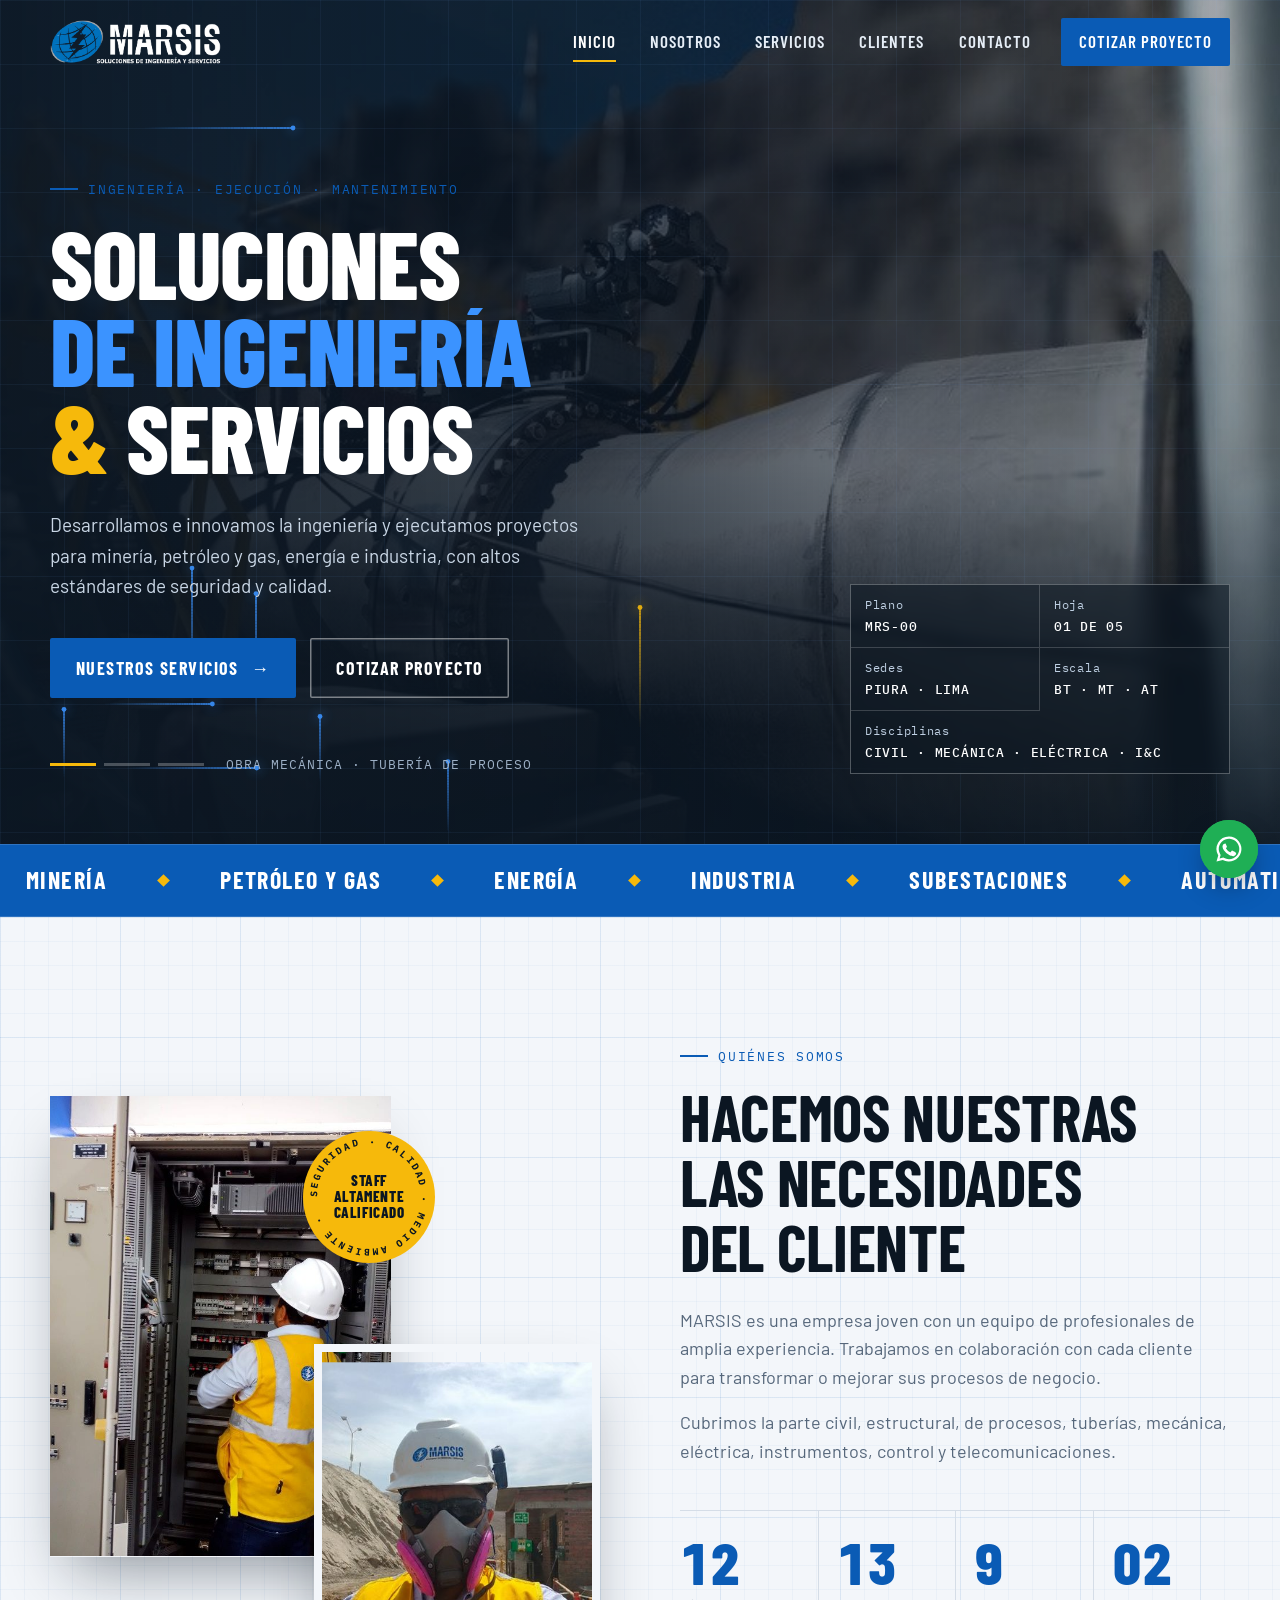
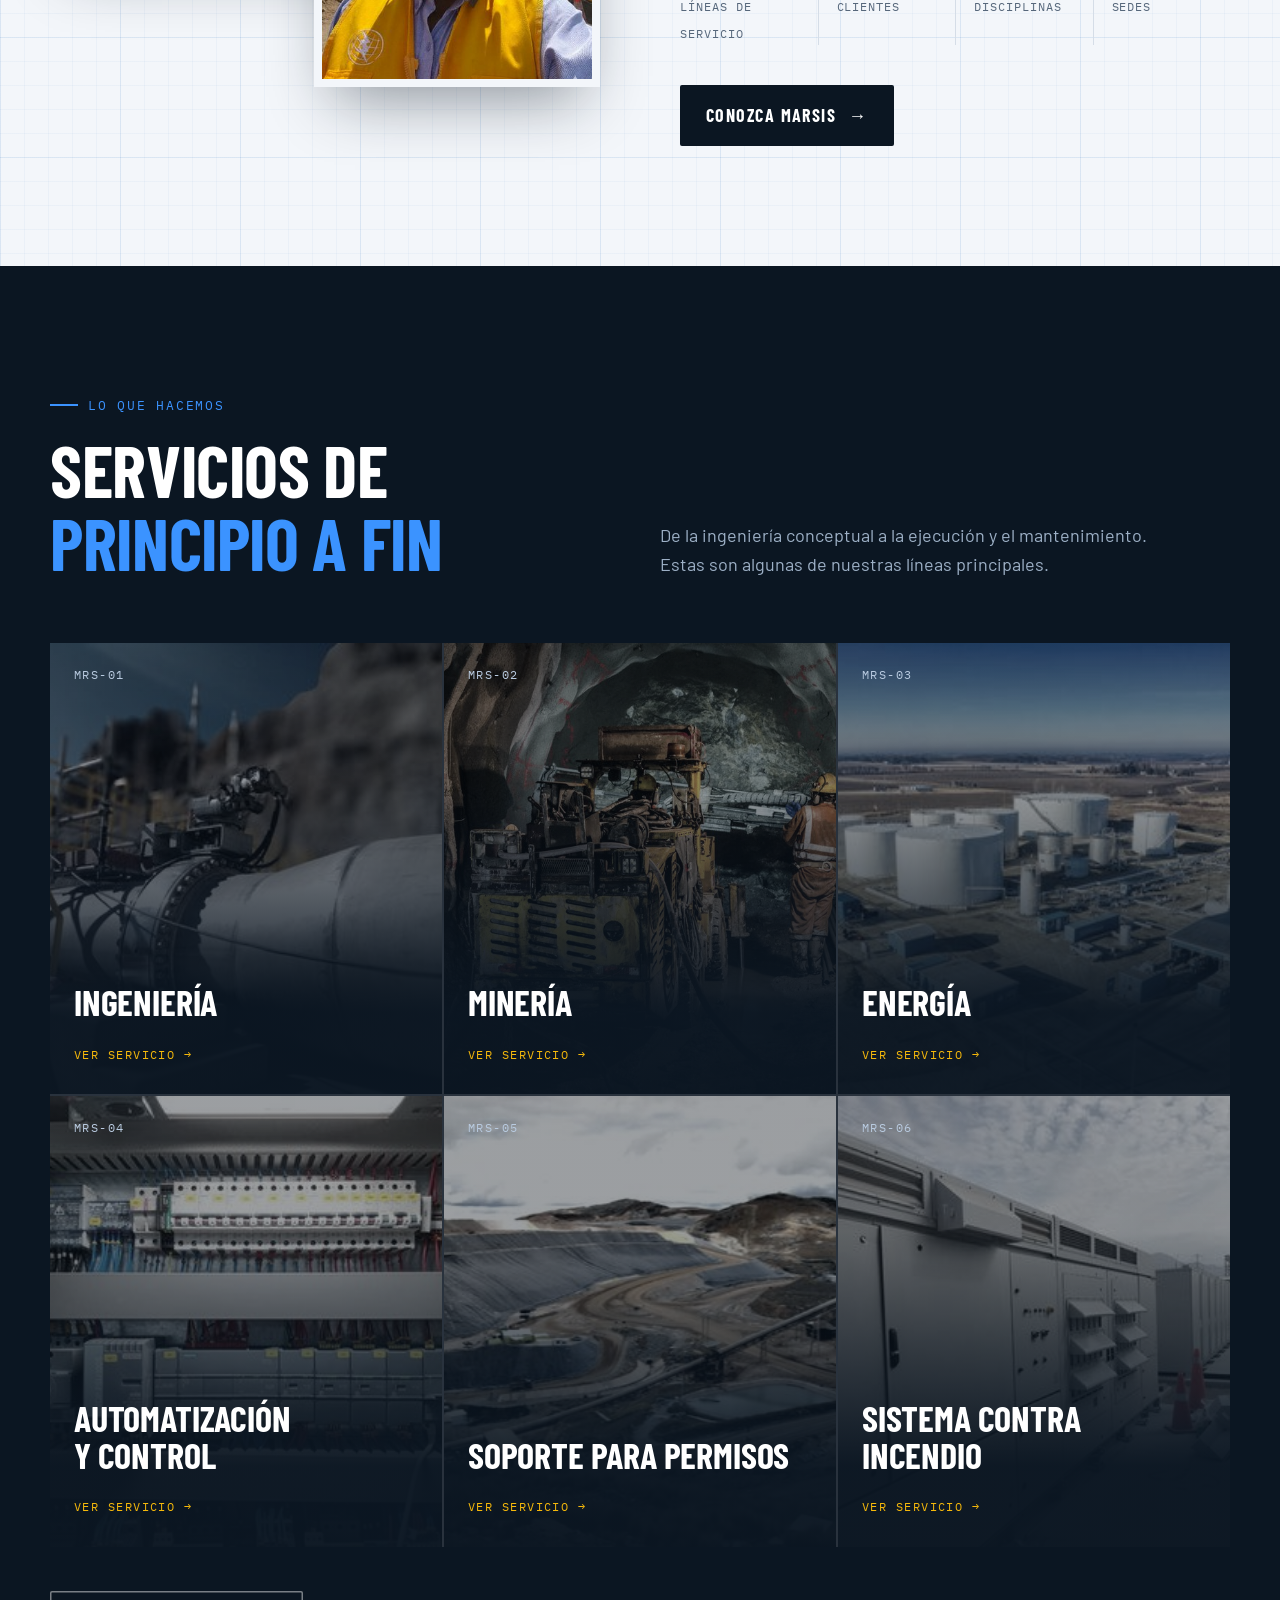
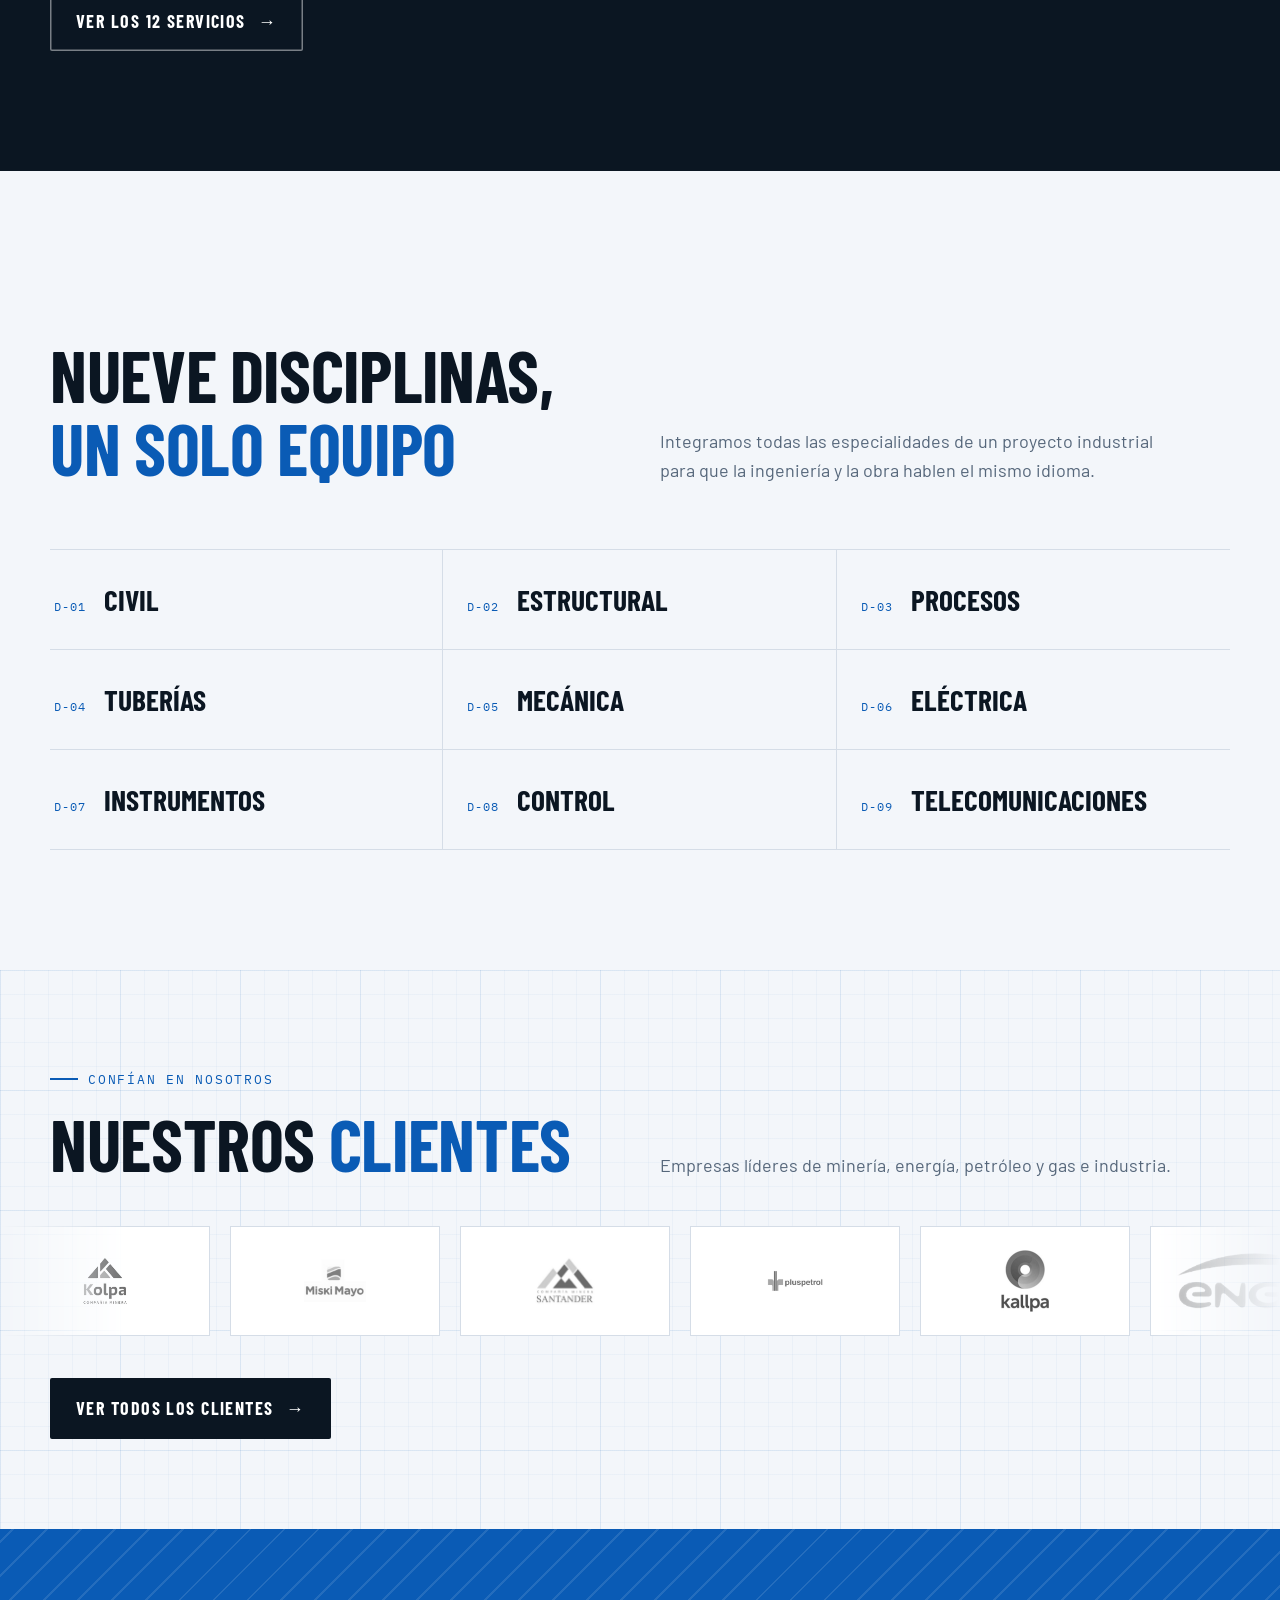
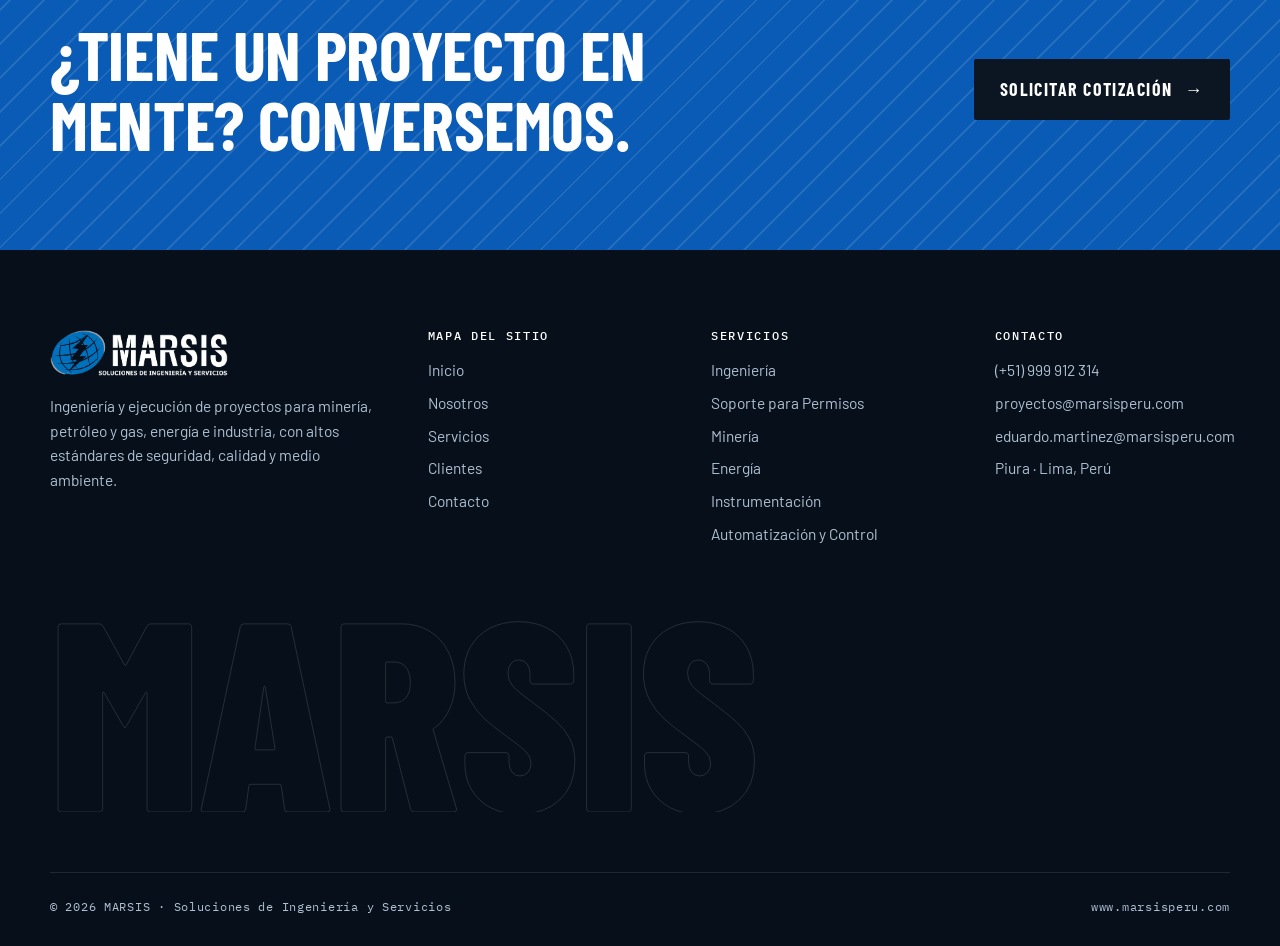
<file: index.html>
<!doctype html>
<html lang="es">
<head>
<meta charset="utf-8">
<meta name="viewport" content="width=device-width, initial-scale=1, viewport-fit=cover">
<title>MARSIS Ingeniería y Servicios</title>
<meta name="claude:viewport-fit-sides" content="cover">
<meta name="description" content="Ingeniería, ejecución de proyectos y mantenimiento para minería, petróleo y gas, energía e industria en Perú.">
<link rel="preconnect" href="https://fonts.googleapis.com"><link rel="preconnect" href="https://fonts.gstatic.com" crossorigin><link rel="stylesheet" href="https://fonts.googleapis.com/css2?family=Barlow+Condensed:wght@500;600;700;800&family=Barlow:wght@400;500;600&family=IBM+Plex+Mono:wght@400;500&display=swap">
<link rel="stylesheet" href="styles.css">
</head>
<body>
<header class="site-header">
  <div class="wrap bar">
    <a class="brand" href="index.html" aria-label="MARSIS, ir al inicio"><img src="img/logo-marsis-white.png" alt="MARSIS Soluciones de Ingeniería y Servicios" width="539" height="139"></a>
    <button class="menu-btn" aria-label="Abrir menú" aria-expanded="false"><span></span><span></span><span></span></button>
    <nav class="nav" aria-label="Principal"><a href="index.html" aria-current="page">Inicio</a><a href="nosotros.html">Nosotros</a><a href="servicios.html">Servicios</a><a href="clientes.html">Clientes</a><a href="contacto.html">Contacto</a><a class="cta-nav" href="contacto.html">Cotizar proyecto</a></nav>
  </div>
</header>
<main>
<section class="hero">
  <div class="hero-slides" aria-hidden="true">
    <img src="img/hero-tuberia.jpg" alt="" data-label="Obra mecánica · Tubería de proceso">
    <img src="img/hero-subestacion.jpg" alt="" data-label="Energía · Subestación eléctrica">
    <img src="img/hero-mineria.jpg" alt="" data-label="Minería · Operación subterránea">
  </div>
  <canvas id="grid-canvas" aria-hidden="true"></canvas>
  <div class="wrap hero-inner">
    <div>
      <span class="eyebrow">Ingeniería · Ejecución · Mantenimiento</span>
      <h1 style="margin-top:22px"><span class="l"><span>Soluciones</span></span><span class="l"><span>de Ingeniería</span></span><span class="l"><span><span class="amp">&amp;</span> Servicios</span></span></h1>
      <p class="hero-lead">Desarrollamos e innovamos la ingeniería y ejecutamos proyectos para minería, petróleo y gas, energía e industria, con altos estándares de seguridad y calidad.</p>
      <div class="hero-actions">
        <a class="btn btn-primary" href="servicios.html">Nuestros servicios <span class="arr">→</span></a>
        <a class="btn btn-ghost" href="contacto.html">Cotizar proyecto</a>
      </div>
      <div class="slide-meta"><div class="slide-dots"><button aria-label="Foto 1"><i></i></button><button aria-label="Foto 2"><i></i></button><button aria-label="Foto 3"><i></i></button></div><span id="slide-label">Obra mecánica · Tubería de proceso</span></div>
    </div>
    <div class="titleblock" aria-hidden="true">
      <div>Plano<b>MRS-00</b></div><div>Hoja<b>01 de 05</b></div>
      <div>Sedes<b>Piura · Lima</b></div><div>Escala<b>BT · MT · AT</b></div>
      <div class="full">Disciplinas<b>Civil · Mecánica · Eléctrica · I&amp;C</b></div>
    </div>
  </div>
</section>

<div class="ticker" aria-hidden="true"><div class="ticker-track"><span>Minería</span><span>Petróleo y gas</span><span>Energía</span><span>Industria</span><span>Subestaciones</span><span>Automatización</span><span>Telecomunicaciones</span><span>Contra incendio</span><span>Minería</span><span>Petróleo y gas</span><span>Energía</span><span>Industria</span><span>Subestaciones</span><span>Automatización</span><span>Telecomunicaciones</span><span>Contra incendio</span></div></div>

<section class="sec blueprint">
  <div class="wrap split">
    <div class="photo-stack reveal">
      <figure class="p1"><img data-parallax="0.06" src="img/equipo-tablero.jpg" alt="Técnico de MARSIS trabajando en un tablero eléctrico"></figure>
      <figure class="p2"><img data-parallax="-0.05" src="img/equipo-campo.jpg" alt="Profesional de MARSIS con equipo de protección en obra"></figure>
      <div class="stamp"><svg viewBox="0 0 132 132"><defs><path id="c" d="M66,66 m-52,0 a52,52 0 1,1 104,0 a52,52 0 1,1 -104,0"/></defs><text><textPath href="#c">SEGURIDAD · CALIDAD · MEDIO AMBIENTE ·</textPath></text></svg><span>Staff<br>altamente<br>calificado</span></div>
    </div>
    <div class="about-copy">
      <span class="eyebrow reveal">Quiénes somos</span>
      <h2 class="reveal">Hacemos nuestras las necesidades del cliente</h2>
      <p class="reveal">MARSIS es una empresa joven con un equipo de profesionales de amplia experiencia. Trabajamos en colaboración con cada cliente para transformar o mejorar sus procesos de negocio.</p>
      <p class="reveal">Cubrimos la parte civil, estructural, de procesos, tuberías, mecánica, eléctrica, instrumentos, control y telecomunicaciones.</p>
      <div class="stats reveal">
        <div class="stat"><b data-count="12">12</b><span>Líneas de servicio</span></div>
        <div class="stat"><b data-count="13">13</b><span>Clientes</span></div>
        <div class="stat"><b data-count="9">9</b><span>Disciplinas</span></div>
        <div class="stat"><b data-count="2">02</b><span>Sedes</span></div>
      </div>
      <a class="btn btn-dark reveal" style="margin-top:40px" href="nosotros.html">Conozca MARSIS <span class="arr">→</span></a>
    </div>
  </div>
</section>

<section class="sec dark">
  <div class="wrap">
    <div class="sec-head">
      <div><span class="eyebrow reveal">Lo que hacemos</span><h2 class="reveal">Servicios de <em>principio a fin</em></h2></div>
      <p class="reveal">De la ingeniería conceptual a la ejecución y el mantenimiento. Estas son algunas de nuestras líneas principales.</p>
    </div>
    <div class="svc-grid"><a class="svc-card reveal d0" href="servicios.html#ingenieria">
      <img src="img/s-ingenieria.jpg" alt="" loading="lazy"><span class="code">MRS-01</span>
      <div class="body"><h3>Ingeniería</h3><p>Desarrollo de ingeniería a nivel conceptual, básica y de detalle para los sectores industrial, minería, energía, petróleo y gas.</p><span class="go">Ver servicio →</span></div></a><a class="svc-card reveal d1" href="servicios.html#mineria">
      <img src="img/s-mineria.jpg" alt="" loading="lazy"><span class="code">MRS-02</span>
      <div class="body"><h3>Minería</h3><p>Mejoras y optimización en plantas de minería, con ejecución de obras eléctricas, de control y comunicaciones.</p><span class="go">Ver servicio →</span></div></a><a class="svc-card reveal d2" href="servicios.html#energia">
      <img src="img/s-energia.jpg" alt="" loading="lazy"><span class="code">MRS-03</span>
      <div class="body"><h3>Energía</h3><p>Ingeniería y ejecución de subestaciones, líneas de transmisión y redes de distribución eléctrica.</p><span class="go">Ver servicio →</span></div></a><a class="svc-card reveal d0" href="servicios.html#automatizacion">
      <img src="img/s-automatizacion.jpg" alt="" loading="lazy"><span class="code">MRS-04</span>
      <div class="body"><h3>Automatización y Control</h3><p>Automatización y control de equipos de procesos, desde la ingeniería hasta el mantenimiento de los sistemas.</p><span class="go">Ver servicio →</span></div></a><a class="svc-card reveal d1" href="servicios.html#permisos">
      <img src="img/s-permisos.jpg" alt="" loading="lazy"><span class="code">MRS-05</span>
      <div class="body"><h3>Soporte para Permisos</h3><p>Acompañamos la gestión técnica de permisos mineros, desde los estudios hasta el asesoramiento en permisología.</p><span class="go">Ver servicio →</span></div></a><a class="svc-card reveal d2" href="servicios.html#incendio">
      <img src="img/s-incendio.jpg" alt="" loading="lazy"><span class="code">MRS-06</span>
      <div class="body"><h3>Sistema Contra Incendio</h3><p>Detección, alarma y control de incendios para plantas y edificios industriales.</p><span class="go">Ver servicio →</span></div></a></div>
    <div style="margin-top:44px"><a class="btn btn-ghost reveal" href="servicios.html">Ver los 12 servicios <span class="arr">→</span></a></div>
  </div>
</section>

<section class="sec">
  <div class="wrap">
    <div class="sec-head">
      <div><span class="eyebrow reveal">Especialidades</span><h2 class="reveal">Nueve disciplinas, <em>un solo equipo</em></h2></div>
      <p class="reveal">Integramos todas las especialidades de un proyecto industrial para que la ingeniería y la obra hablen el mismo idioma.</p>
    </div>
    <ul class="disc"><li class="reveal"><small>D-01</small><strong>Civil</strong></li><li class="reveal"><small>D-02</small><strong>Estructural</strong></li><li class="reveal"><small>D-03</small><strong>Procesos</strong></li><li class="reveal"><small>D-04</small><strong>Tuberías</strong></li><li class="reveal"><small>D-05</small><strong>Mecánica</strong></li><li class="reveal"><small>D-06</small><strong>Eléctrica</strong></li><li class="reveal"><small>D-07</small><strong>Instrumentos</strong></li><li class="reveal"><small>D-08</small><strong>Control</strong></li><li class="reveal"><small>D-09</small><strong>Telecomunicaciones</strong></li></ul>
  </div>
</section>

<section class="sec-tight blueprint">
  <div class="wrap">
    <div class="sec-head" style="margin-bottom:40px">
      <div><span class="eyebrow reveal">Confían en nosotros</span><h2 class="reveal">Nuestros <em>clientes</em></h2></div>
      <p class="reveal">Empresas líderes de minería, energía, petróleo y gas e industria.</p>
    </div>
  </div>
  <div class="logos-marquee"><div class="logos-track"><div class="logo-chip"><img src="logos/kolpa.png" alt="Compañía Minera Kolpa"></div><div class="logo-chip"><img src="logos/miskimayo.png" alt="Miski Mayo"></div><div class="logo-chip"><img src="logos/santander.png" alt="Compañía Minera Santander"></div><div class="logo-chip"><img src="logos/pluspetrol.png" alt="Pluspetrol"></div><div class="logo-chip"><img src="logos/kallpa.png" alt="Kallpa"></div><div class="logo-chip"><img src="logos/engie.png" alt="ENGIE"></div><div class="logo-chip"><img src="logos/nhoa.png" alt="NHOA Energy"></div><div class="logo-chip"><img src="logos/electro-gs.png" alt="Electro GS Ingenieros"></div><div class="logo-chip"><img src="logos/applus.png" alt="Applus+"></div><div class="logo-chip"><img src="logos/fichtner.png" alt="Fichtner Consulting Engineers"></div><div class="logo-chip"><img src="logos/dsm.png" alt="DSM"></div><div class="logo-chip"><img src="logos/kdpharma.png" alt="KD Pharma"></div><div class="logo-chip"><img src="logos/emerson.png" alt="Emerson"></div><div class="logo-chip"><img src="logos/kolpa.png" aria-hidden="true" alt="Compañía Minera Kolpa"></div><div class="logo-chip"><img src="logos/miskimayo.png" aria-hidden="true" alt="Miski Mayo"></div><div class="logo-chip"><img src="logos/santander.png" aria-hidden="true" alt="Compañía Minera Santander"></div><div class="logo-chip"><img src="logos/pluspetrol.png" aria-hidden="true" alt="Pluspetrol"></div><div class="logo-chip"><img src="logos/kallpa.png" aria-hidden="true" alt="Kallpa"></div><div class="logo-chip"><img src="logos/engie.png" aria-hidden="true" alt="ENGIE"></div><div class="logo-chip"><img src="logos/nhoa.png" aria-hidden="true" alt="NHOA Energy"></div><div class="logo-chip"><img src="logos/electro-gs.png" aria-hidden="true" alt="Electro GS Ingenieros"></div><div class="logo-chip"><img src="logos/applus.png" aria-hidden="true" alt="Applus+"></div><div class="logo-chip"><img src="logos/fichtner.png" aria-hidden="true" alt="Fichtner Consulting Engineers"></div><div class="logo-chip"><img src="logos/dsm.png" aria-hidden="true" alt="DSM"></div><div class="logo-chip"><img src="logos/kdpharma.png" aria-hidden="true" alt="KD Pharma"></div><div class="logo-chip"><img src="logos/emerson.png" aria-hidden="true" alt="Emerson"></div></div></div>
  <div class="wrap" style="margin-top:36px"><a class="btn btn-dark reveal" href="clientes.html">Ver todos los clientes <span class="arr">→</span></a></div>
</section>
<section class="cta-band"><div class="wrap">
  <h2 class="reveal">¿Tiene un proyecto en mente? Conversemos.</h2>
  <a class="btn btn-primary reveal d1" href="contacto.html">Solicitar cotización <span class="arr">→</span></a>
</div></section>
</main>
<footer class="site-footer">
  <div class="wrap">
    <div class="f-top">
      <div><img src="img/logo-marsis-white.png" alt="MARSIS" width="539" height="139"><p>Ingeniería y ejecución de proyectos para minería, petróleo y gas, energía e industria, con altos estándares de seguridad, calidad y medio ambiente.</p></div>
      <div><h4>Mapa del sitio</h4><ul><li><a href="index.html">Inicio</a></li><li><a href="nosotros.html">Nosotros</a></li><li><a href="servicios.html">Servicios</a></li><li><a href="clientes.html">Clientes</a></li><li><a href="contacto.html">Contacto</a></li></ul></div>
      <div><h4>Servicios</h4><ul><li><a href="servicios.html#ingenieria">Ingeniería</a></li><li><a href="servicios.html#permisos">Soporte para Permisos</a></li><li><a href="servicios.html#mineria">Minería</a></li><li><a href="servicios.html#energia">Energía</a></li><li><a href="servicios.html#instrumentacion">Instrumentación</a></li><li><a href="servicios.html#automatizacion">Automatización y Control</a></li></ul></div>
      <div><h4>Contacto</h4><ul><li>(+51) 999 912 314</li><li>proyectos@marsisperu.com</li><li>eduardo.martinez@marsisperu.com</li><li>Piura · Lima, Perú</li></ul></div>
    </div>
    <div class="big-word" aria-hidden="true">Marsis</div>
    <div class="f-bottom"><span>© 2026 MARSIS · Soluciones de Ingeniería y Servicios</span><span>www.marsisperu.com</span></div>
  </div>
</footer>
<a class="wa" href="https://wa.me/51999912314" target="_blank" rel="noopener" aria-label="Escríbenos por WhatsApp"><svg viewBox="0 0 24 24" fill="currentColor" aria-hidden="true"><path d="M12 2a10 10 0 0 0-8.6 15.1L2 22l5-1.3A10 10 0 1 0 12 2zm0 18.2a8.2 8.2 0 0 1-4.2-1.2l-.3-.2-3 .8.8-2.9-.2-.3A8.2 8.2 0 1 1 12 20.2zm4.5-6.1c-.2-.1-1.5-.7-1.7-.8-.2-.1-.4-.1-.6.1l-.8 1c-.1.2-.3.2-.5.1a6.7 6.7 0 0 1-3.3-2.9c-.3-.4.2-.4.7-1.3.1-.2 0-.3 0-.4l-.8-1.8c-.2-.5-.4-.4-.6-.4h-.5a1 1 0 0 0-.7.3 3 3 0 0 0-.9 2.2 5.2 5.2 0 0 0 1.1 2.8 11.9 11.9 0 0 0 4.6 4c1.7.7 2.4.8 3.2.7a2.8 2.8 0 0 0 1.8-1.3 2.3 2.3 0 0 0 .2-1.3c-.1-.1-.3-.2-.5-.3z"/></svg></a>
<script src="app.js"></script>
</body>
</html>
</file>
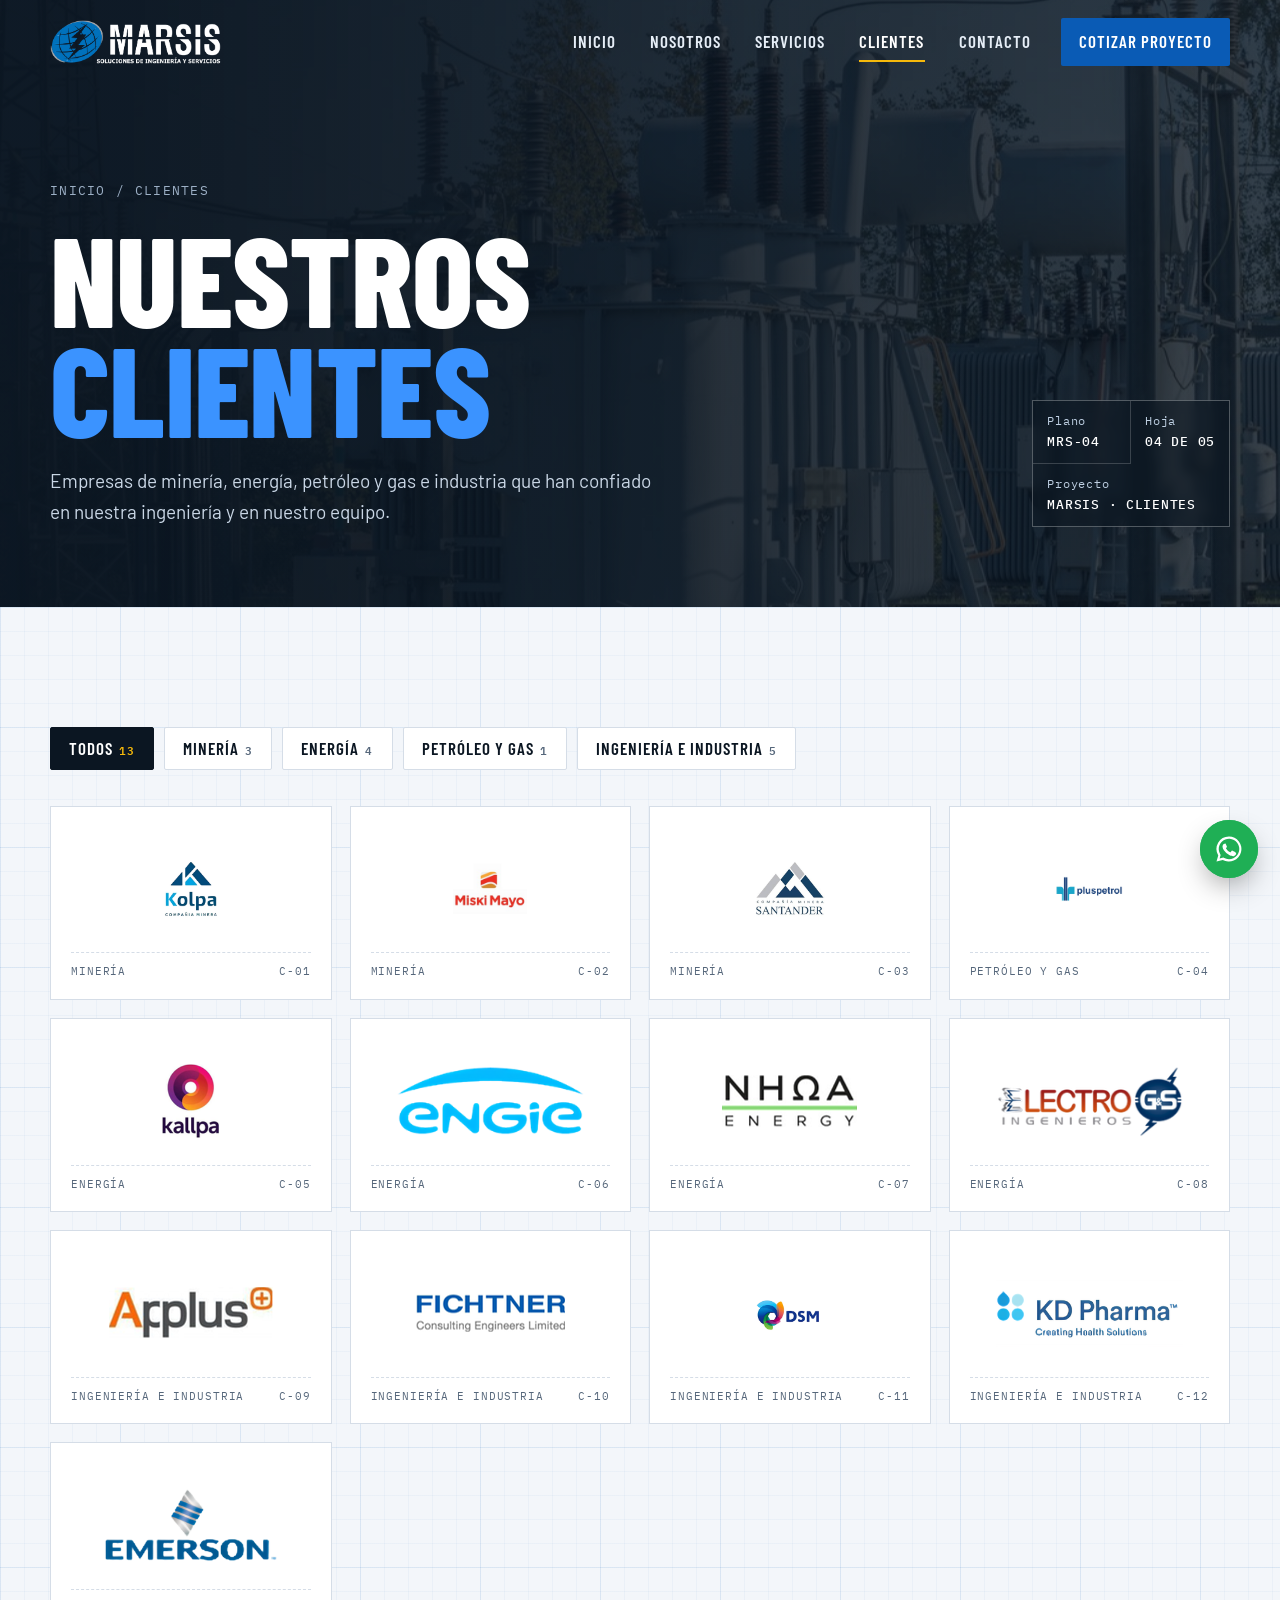
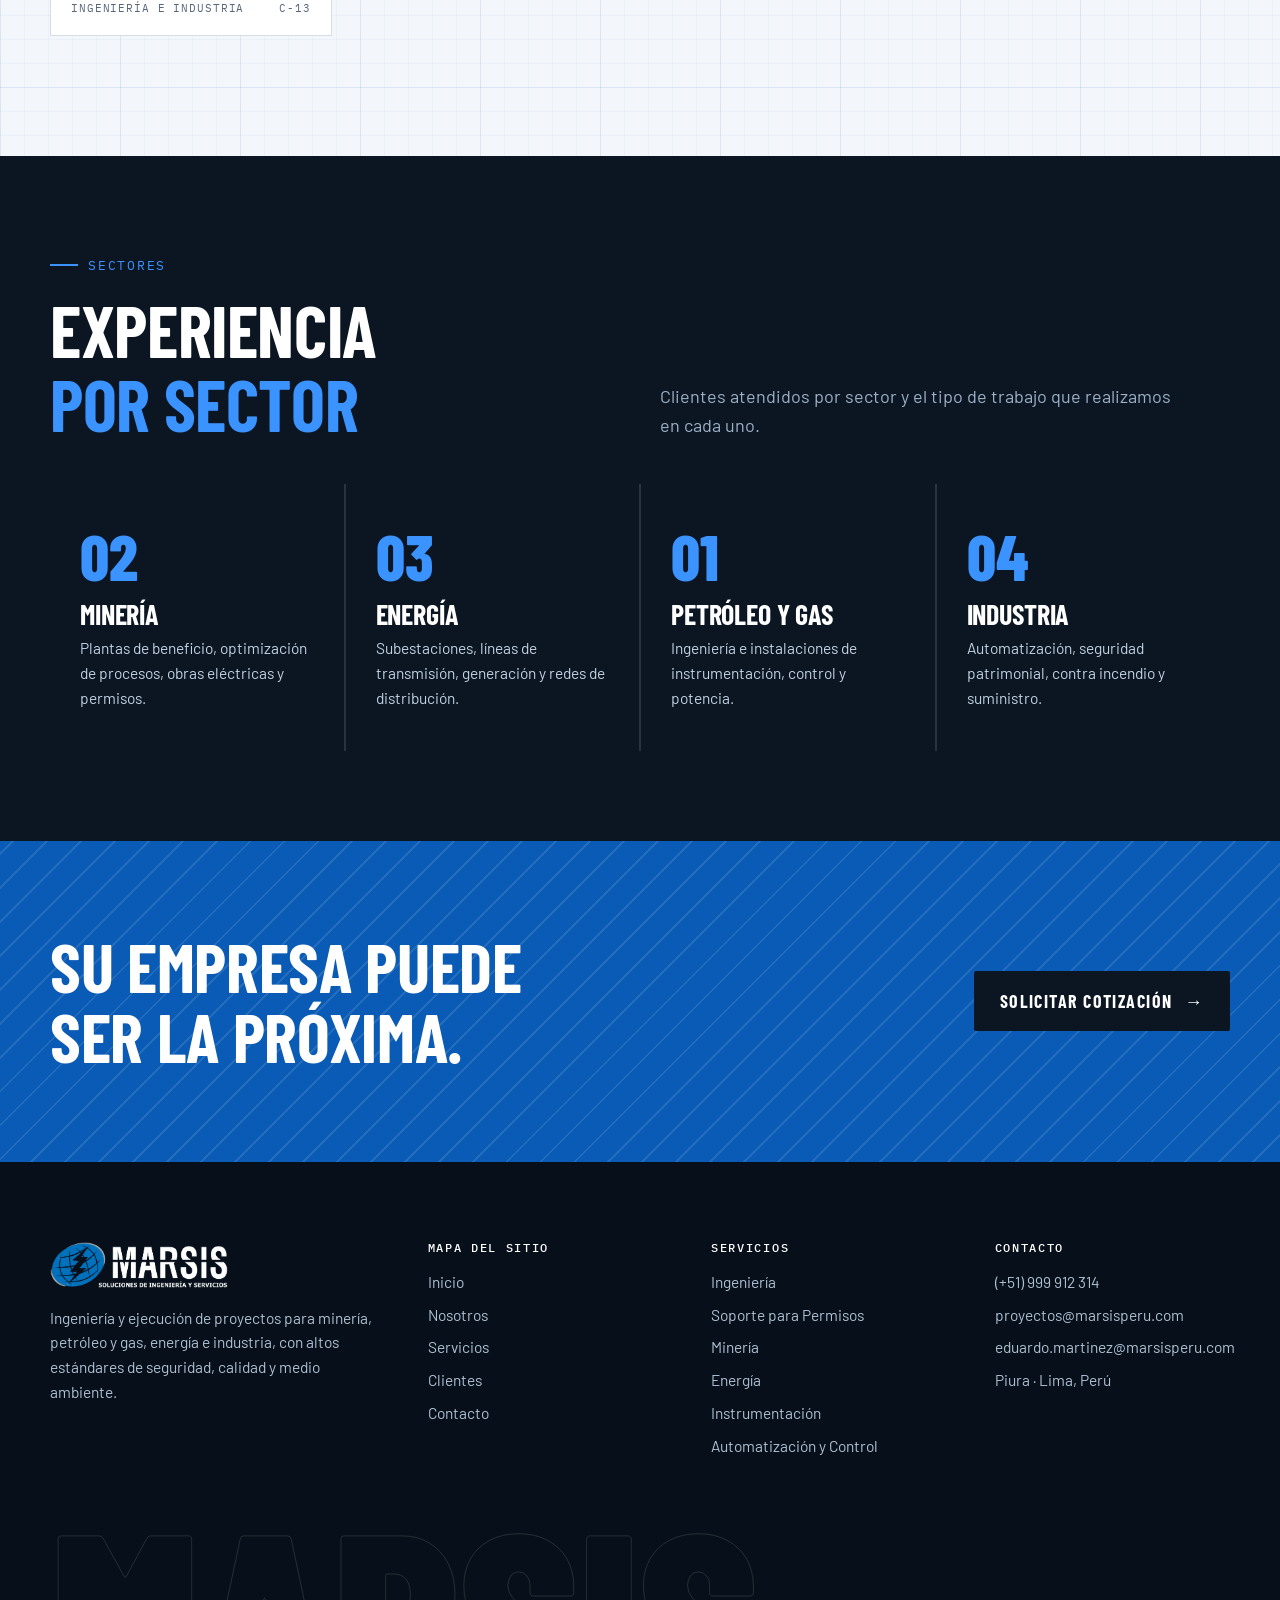
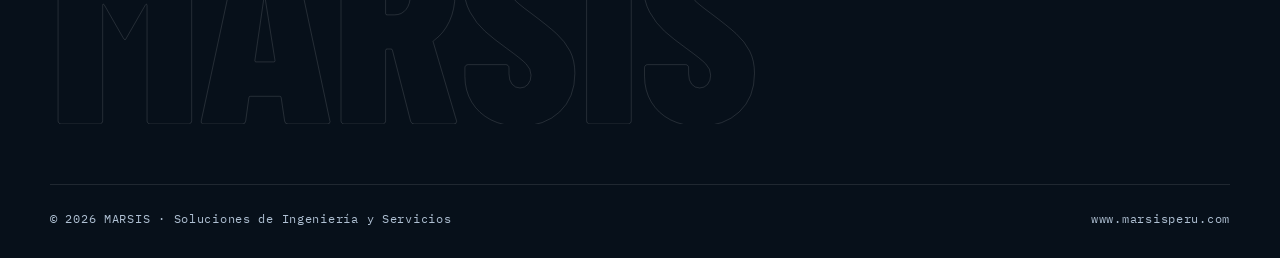
<file: clientes.html>
<!doctype html>
<html lang="es">
<head>
<meta charset="utf-8">
<meta name="viewport" content="width=device-width, initial-scale=1, viewport-fit=cover">
<title>Clientes · MARSIS</title>
<meta name="claude:viewport-fit-sides" content="cover">
<meta name="description" content="Empresas de minería, energía, petróleo y gas e industria que confían en MARSIS.">
<link rel="preconnect" href="https://fonts.googleapis.com"><link rel="preconnect" href="https://fonts.gstatic.com" crossorigin><link rel="stylesheet" href="https://fonts.googleapis.com/css2?family=Barlow+Condensed:wght@500;600;700;800&family=Barlow:wght@400;500;600&family=IBM+Plex+Mono:wght@400;500&display=swap">
<link rel="stylesheet" href="styles.css">
</head>
<body>
<header class="site-header">
  <div class="wrap bar">
    <a class="brand" href="index.html" aria-label="MARSIS, ir al inicio"><img src="img/logo-marsis-white.png" alt="MARSIS Soluciones de Ingeniería y Servicios" width="539" height="139"></a>
    <button class="menu-btn" aria-label="Abrir menú" aria-expanded="false"><span></span><span></span><span></span></button>
    <nav class="nav" aria-label="Principal"><a href="index.html">Inicio</a><a href="nosotros.html">Nosotros</a><a href="servicios.html">Servicios</a><a href="clientes.html" aria-current="page">Clientes</a><a href="contacto.html">Contacto</a><a class="cta-nav" href="contacto.html">Cotizar proyecto</a></nav>
  </div>
</header>
<main>
<section class="page-hero">
  <div class="bg"><img data-parallax="0.18" src="img/hero-subestacion.jpg" alt=""></div>
  <div class="wrap">
    <div>
      <div class="crumbs"><a href="index.html">Inicio</a><span>/</span><span>Clientes</span></div>
      <h1><span class="l"><span>Nuestros</span></span><span class="l"><span>clientes</span></span></h1>
      <p class="lead">Empresas de minería, energía, petróleo y gas e industria que han confiado en nuestra ingeniería y en nuestro equipo.</p>
    </div>
    <div class="titleblock" aria-hidden="true">
      <div>Plano<b>MRS-04</b></div><div>Hoja<b>04 de 05</b></div>
      <div class="full">Proyecto<b>MARSIS · Clientes</b></div>
    </div>
  </div>
</section>
<section class="sec blueprint">
  <div class="wrap">
    <div class="filters" role="group" aria-label="Filtrar por sector"><button data-f="all" aria-pressed="true">Todos<span>13</span></button><button data-f="mineria" aria-pressed="false">Minería<span>3</span></button><button data-f="energia" aria-pressed="false">Energía<span>4</span></button><button data-f="petroleo" aria-pressed="false">Petróleo y gas<span>1</span></button><button data-f="industrial" aria-pressed="false">Ingeniería e industria<span>5</span></button></div>
    <div class="client-grid"><div class="client reveal" data-s="mineria"><div class="lg"><img src="logos/kolpa.png" alt="Compañía Minera Kolpa" loading="lazy"></div><div class="meta"><span>Minería</span><span>C-01</span></div></div><div class="client reveal" data-s="mineria"><div class="lg"><img src="logos/miskimayo.png" alt="Miski Mayo" loading="lazy"></div><div class="meta"><span>Minería</span><span>C-02</span></div></div><div class="client reveal" data-s="mineria"><div class="lg"><img src="logos/santander.png" alt="Compañía Minera Santander" loading="lazy"></div><div class="meta"><span>Minería</span><span>C-03</span></div></div><div class="client reveal" data-s="petroleo"><div class="lg"><img src="logos/pluspetrol.png" alt="Pluspetrol" loading="lazy"></div><div class="meta"><span>Petróleo y gas</span><span>C-04</span></div></div><div class="client reveal" data-s="energia"><div class="lg"><img src="logos/kallpa.png" alt="Kallpa" loading="lazy"></div><div class="meta"><span>Energía</span><span>C-05</span></div></div><div class="client reveal" data-s="energia"><div class="lg"><img src="logos/engie.png" alt="ENGIE" loading="lazy"></div><div class="meta"><span>Energía</span><span>C-06</span></div></div><div class="client reveal" data-s="energia"><div class="lg"><img src="logos/nhoa.png" alt="NHOA Energy" loading="lazy"></div><div class="meta"><span>Energía</span><span>C-07</span></div></div><div class="client reveal" data-s="energia"><div class="lg"><img src="logos/electro-gs.png" alt="Electro GS Ingenieros" loading="lazy"></div><div class="meta"><span>Energía</span><span>C-08</span></div></div><div class="client reveal" data-s="industrial"><div class="lg"><img src="logos/applus.png" alt="Applus+" loading="lazy"></div><div class="meta"><span>Ingeniería e industria</span><span>C-09</span></div></div><div class="client reveal" data-s="industrial"><div class="lg"><img src="logos/fichtner.png" alt="Fichtner Consulting Engineers" loading="lazy"></div><div class="meta"><span>Ingeniería e industria</span><span>C-10</span></div></div><div class="client reveal" data-s="industrial"><div class="lg"><img src="logos/dsm.png" alt="DSM" loading="lazy"></div><div class="meta"><span>Ingeniería e industria</span><span>C-11</span></div></div><div class="client reveal" data-s="industrial"><div class="lg"><img src="logos/kdpharma.png" alt="KD Pharma" loading="lazy"></div><div class="meta"><span>Ingeniería e industria</span><span>C-12</span></div></div><div class="client reveal" data-s="industrial"><div class="lg"><img src="logos/emerson.png" alt="Emerson" loading="lazy"></div><div class="meta"><span>Ingeniería e industria</span><span>C-13</span></div></div></div>
  </div>
</section>
<section class="sec-tight dark">
  <div class="wrap">
    <div class="sec-head" style="margin-bottom:44px">
      <div><span class="eyebrow reveal">Sectores</span><h2 class="reveal">Experiencia <em>por sector</em></h2></div>
      <p class="reveal">Clientes atendidos por sector y el tipo de trabajo que realizamos en cada uno.</p>
    </div>
    <div class="sector-row"><div class="sector reveal d0"><b data-count="3">03</b><h3>Minería</h3><p>Plantas de beneficio, optimización de procesos, obras eléctricas y permisos.</p></div><div class="sector reveal d1"><b data-count="4">04</b><h3>Energía</h3><p>Subestaciones, líneas de transmisión, generación y redes de distribución.</p></div><div class="sector reveal d2"><b data-count="1">01</b><h3>Petróleo y gas</h3><p>Ingeniería e instalaciones de instrumentación, control y potencia.</p></div><div class="sector reveal d3"><b data-count="5">05</b><h3>Industria</h3><p>Automatización, seguridad patrimonial, contra incendio y suministro.</p></div></div>
  </div>
</section>
<section class="cta-band"><div class="wrap">
  <h2 class="reveal">Su empresa puede ser la próxima.</h2>
  <a class="btn btn-primary reveal d1" href="contacto.html">Solicitar cotización <span class="arr">→</span></a>
</div></section>
</main>
<footer class="site-footer">
  <div class="wrap">
    <div class="f-top">
      <div><img src="img/logo-marsis-white.png" alt="MARSIS" width="539" height="139"><p>Ingeniería y ejecución de proyectos para minería, petróleo y gas, energía e industria, con altos estándares de seguridad, calidad y medio ambiente.</p></div>
      <div><h4>Mapa del sitio</h4><ul><li><a href="index.html">Inicio</a></li><li><a href="nosotros.html">Nosotros</a></li><li><a href="servicios.html">Servicios</a></li><li><a href="clientes.html">Clientes</a></li><li><a href="contacto.html">Contacto</a></li></ul></div>
      <div><h4>Servicios</h4><ul><li><a href="servicios.html#ingenieria">Ingeniería</a></li><li><a href="servicios.html#permisos">Soporte para Permisos</a></li><li><a href="servicios.html#mineria">Minería</a></li><li><a href="servicios.html#energia">Energía</a></li><li><a href="servicios.html#instrumentacion">Instrumentación</a></li><li><a href="servicios.html#automatizacion">Automatización y Control</a></li></ul></div>
      <div><h4>Contacto</h4><ul><li>(+51) 999 912 314</li><li>proyectos@marsisperu.com</li><li>eduardo.martinez@marsisperu.com</li><li>Piura · Lima, Perú</li></ul></div>
    </div>
    <div class="big-word" aria-hidden="true">Marsis</div>
    <div class="f-bottom"><span>© 2026 MARSIS · Soluciones de Ingeniería y Servicios</span><span>www.marsisperu.com</span></div>
  </div>
</footer>
<a class="wa" href="https://wa.me/51999912314" target="_blank" rel="noopener" aria-label="Escríbenos por WhatsApp"><svg viewBox="0 0 24 24" fill="currentColor" aria-hidden="true"><path d="M12 2a10 10 0 0 0-8.6 15.1L2 22l5-1.3A10 10 0 1 0 12 2zm0 18.2a8.2 8.2 0 0 1-4.2-1.2l-.3-.2-3 .8.8-2.9-.2-.3A8.2 8.2 0 1 1 12 20.2zm4.5-6.1c-.2-.1-1.5-.7-1.7-.8-.2-.1-.4-.1-.6.1l-.8 1c-.1.2-.3.2-.5.1a6.7 6.7 0 0 1-3.3-2.9c-.3-.4.2-.4.7-1.3.1-.2 0-.3 0-.4l-.8-1.8c-.2-.5-.4-.4-.6-.4h-.5a1 1 0 0 0-.7.3 3 3 0 0 0-.9 2.2 5.2 5.2 0 0 0 1.1 2.8 11.9 11.9 0 0 0 4.6 4c1.7.7 2.4.8 3.2.7a2.8 2.8 0 0 0 1.8-1.3 2.3 2.3 0 0 0 .2-1.3c-.1-.1-.3-.2-.5-.3z"/></svg></a>
<script src="app.js"></script>
</body>
</html>
</file>
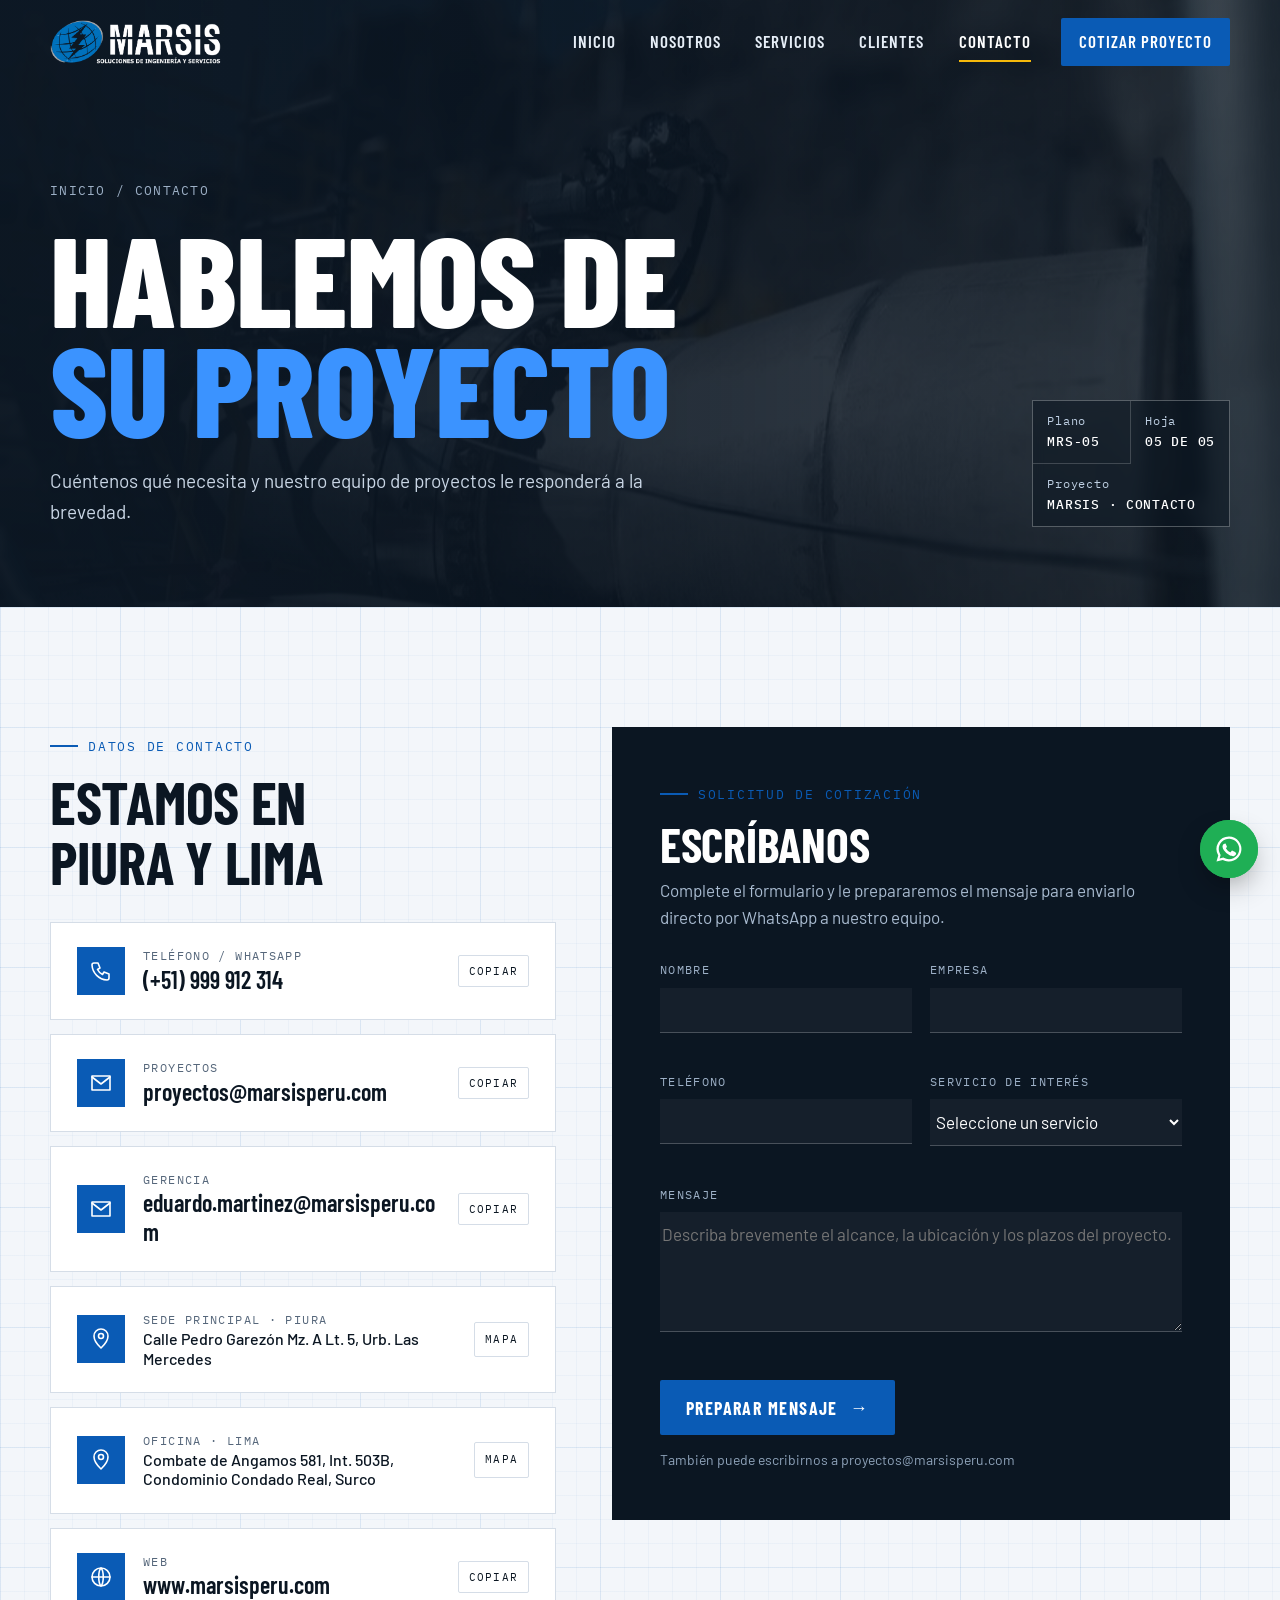
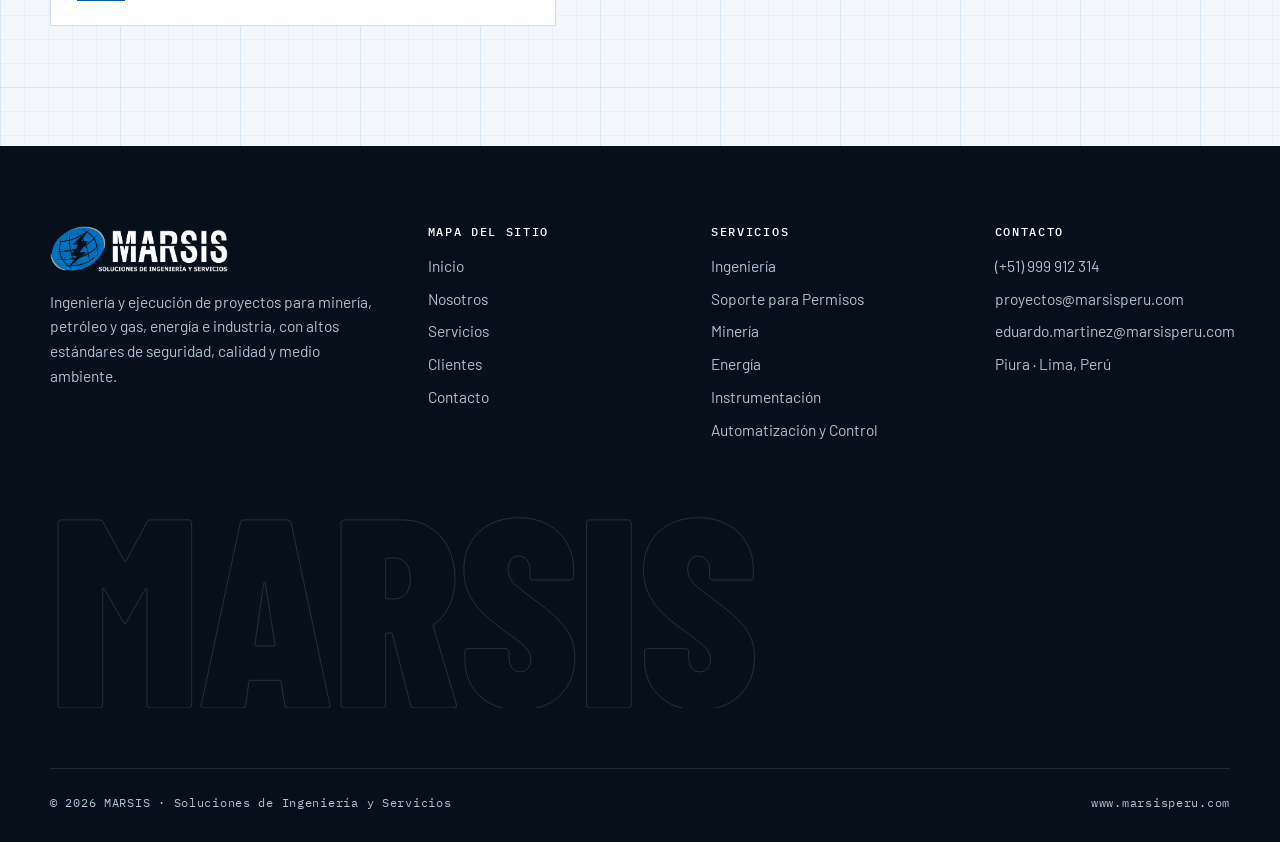
<file: contacto.html>
<!doctype html>
<html lang="es">
<head>
<meta charset="utf-8">
<meta name="viewport" content="width=device-width, initial-scale=1, viewport-fit=cover">
<title>Contacto · MARSIS</title>
<meta name="claude:viewport-fit-sides" content="cover">
<meta name="description" content="Teléfono, correos y sedes de MARSIS en Piura y Lima.">
<link rel="preconnect" href="https://fonts.googleapis.com"><link rel="preconnect" href="https://fonts.gstatic.com" crossorigin><link rel="stylesheet" href="https://fonts.googleapis.com/css2?family=Barlow+Condensed:wght@500;600;700;800&family=Barlow:wght@400;500;600&family=IBM+Plex+Mono:wght@400;500&display=swap">
<link rel="stylesheet" href="styles.css">
</head>
<body>
<header class="site-header">
  <div class="wrap bar">
    <a class="brand" href="index.html" aria-label="MARSIS, ir al inicio"><img src="img/logo-marsis-white.png" alt="MARSIS Soluciones de Ingeniería y Servicios" width="539" height="139"></a>
    <button class="menu-btn" aria-label="Abrir menú" aria-expanded="false"><span></span><span></span><span></span></button>
    <nav class="nav" aria-label="Principal"><a href="index.html">Inicio</a><a href="nosotros.html">Nosotros</a><a href="servicios.html">Servicios</a><a href="clientes.html">Clientes</a><a href="contacto.html" aria-current="page">Contacto</a><a class="cta-nav" href="contacto.html">Cotizar proyecto</a></nav>
  </div>
</header>
<main>
<section class="page-hero">
  <div class="bg"><img data-parallax="0.18" src="img/hero-tuberia.jpg" alt=""></div>
  <div class="wrap">
    <div>
      <div class="crumbs"><a href="index.html">Inicio</a><span>/</span><span>Contacto</span></div>
      <h1><span class="l"><span>Hablemos de</span></span><span class="l"><span>su proyecto</span></span></h1>
      <p class="lead">Cuéntenos qué necesita y nuestro equipo de proyectos le responderá a la brevedad.</p>
    </div>
    <div class="titleblock" aria-hidden="true">
      <div>Plano<b>MRS-05</b></div><div>Hoja<b>05 de 05</b></div>
      <div class="full">Proyecto<b>MARSIS · Contacto</b></div>
    </div>
  </div>
</section>
<section class="sec blueprint">
  <div class="wrap contact-grid">
    <div>
      <span class="eyebrow reveal">Datos de contacto</span>
      <h2 class="reveal" style="font-size:clamp(40px,4.6vw,62px);text-transform:uppercase;margin:16px 0 30px">Estamos en Piura y Lima</h2>
      <div class="c-list">
        <div class="c-card reveal"><span class="ic"><svg class="" viewBox="0 0 24 24" fill="none" stroke="currentColor" stroke-width="1.6" stroke-linecap="round" stroke-linejoin="round" aria-hidden="true"><path d="M5 4h4l2 5-2.5 1.5a11 11 0 0 0 5 5L15 13l5 2v4a2 2 0 0 1-2 2A16 16 0 0 1 3 6a2 2 0 0 1 2-2"/></svg></span><div><small>Teléfono / WhatsApp</small><div class="v">(+51) 999 912 314</div></div><button class="copy" type="button" data-copy="+51999912314">Copiar</button></div>
        <div class="c-card reveal"><span class="ic"><svg class="" viewBox="0 0 24 24" fill="none" stroke="currentColor" stroke-width="1.6" stroke-linecap="round" stroke-linejoin="round" aria-hidden="true"><rect x="3" y="5" width="18" height="14"/><path d="M3 6l9 7 9-7"/></svg></span><div><small>Proyectos</small><div class="v">proyectos@marsisperu.com</div></div><button class="copy" type="button" data-copy="proyectos@marsisperu.com">Copiar</button></div>
        <div class="c-card reveal"><span class="ic"><svg class="" viewBox="0 0 24 24" fill="none" stroke="currentColor" stroke-width="1.6" stroke-linecap="round" stroke-linejoin="round" aria-hidden="true"><rect x="3" y="5" width="18" height="14"/><path d="M3 6l9 7 9-7"/></svg></span><div><small>Gerencia</small><div class="v">eduardo.martinez@marsisperu.com</div></div><button class="copy" type="button" data-copy="eduardo.martinez@marsisperu.com">Copiar</button></div>
        <div class="c-card reveal"><span class="ic"><svg class="" viewBox="0 0 24 24" fill="none" stroke="currentColor" stroke-width="1.6" stroke-linecap="round" stroke-linejoin="round" aria-hidden="true"><path d="M12 21s-7-6.5-7-12a7 7 0 0 1 14 0c0 5.5-7 12-7 12z"/><circle cx="12" cy="9" r="2.5"/></svg></span><div><small>Sede principal · Piura</small><div class="v sm">Calle Pedro Garezón Mz. A Lt. 5, Urb. Las Mercedes</div></div><a class="copy" href="https://www.google.com/maps/search/?api=1&query=Calle+Pedro+Garez%C3%B3n+urb.+Las+Mercedes+Piura" target="_blank" rel="noopener" style="text-decoration:none">Mapa</a></div>
        <div class="c-card reveal"><span class="ic"><svg class="" viewBox="0 0 24 24" fill="none" stroke="currentColor" stroke-width="1.6" stroke-linecap="round" stroke-linejoin="round" aria-hidden="true"><path d="M12 21s-7-6.5-7-12a7 7 0 0 1 14 0c0 5.5-7 12-7 12z"/><circle cx="12" cy="9" r="2.5"/></svg></span><div><small>Oficina · Lima</small><div class="v sm">Combate de Angamos 581, Int. 503B, Condominio Condado Real, Surco</div></div><a class="copy" href="https://www.google.com/maps/search/?api=1&query=Combate+de+Angamos+581+Surco+Lima" target="_blank" rel="noopener" style="text-decoration:none">Mapa</a></div>
        <div class="c-card reveal"><span class="ic"><svg class="" viewBox="0 0 24 24" fill="none" stroke="currentColor" stroke-width="1.6" stroke-linecap="round" stroke-linejoin="round" aria-hidden="true"><circle cx="12" cy="12" r="9"/><path d="M3 12h18M12 3c3 3 3 15 0 18M12 3c-3 3-3 15 0 18"/></svg></span><div><small>Web</small><div class="v">www.marsisperu.com</div></div><button class="copy" type="button" data-copy="www.marsisperu.com">Copiar</button></div>
      </div>
    </div>
    <form class="form reveal" id="contact-form" novalidate>
      <span class="eyebrow">Solicitud de cotización</span>
      <h2>Escríbanos</h2>
      <p>Complete el formulario y le prepararemos el mensaje para enviarlo directo por WhatsApp a nuestro equipo.</p>
      <div class="fgrid">
        <div class="field"><label for="c-nombre">Nombre</label><input id="c-nombre" name="nombre" autocomplete="name"><span class="err"></span></div>
        <div class="field"><label for="c-empresa">Empresa</label><input id="c-empresa" name="empresa" autocomplete="organization"><span class="err"></span></div>
        <div class="field"><label for="c-telefono">Teléfono</label><input id="c-telefono" name="telefono" type="tel" autocomplete="tel"><span class="err"></span></div>
        <div class="field"><label for="c-servicio">Servicio de interés</label><select id="c-servicio" name="servicio"><option value="">Seleccione un servicio</option><option>Ingeniería</option><option>Soporte para Permisos</option><option>Minería</option><option>Energía</option><option>Instrumentación</option><option>Automatización y Control</option><option>Central de Generación Eléctrica</option><option>Telecomunicaciones</option><option>Mantenimiento</option><option>Seguridad Patrimonial</option><option>Sistema Contra Incendio</option><option>Logística y Suministro</option></select><span class="err"></span></div>
        <div class="field full"><label for="c-mensaje">Mensaje</label><textarea id="c-mensaje" name="mensaje" placeholder="Describa brevemente el alcance, la ubicación y los plazos del proyecto."></textarea><span class="err"></span></div>
      </div>
      <button class="btn btn-primary" type="submit">Preparar mensaje <span class="arr">→</span></button>
      <div class="sent" id="form-result" hidden></div>
      <p class="note">También puede escribirnos a proyectos@marsisperu.com</p>
    </form>
  </div>
</section>
</main>
<footer class="site-footer">
  <div class="wrap">
    <div class="f-top">
      <div><img src="img/logo-marsis-white.png" alt="MARSIS" width="539" height="139"><p>Ingeniería y ejecución de proyectos para minería, petróleo y gas, energía e industria, con altos estándares de seguridad, calidad y medio ambiente.</p></div>
      <div><h4>Mapa del sitio</h4><ul><li><a href="index.html">Inicio</a></li><li><a href="nosotros.html">Nosotros</a></li><li><a href="servicios.html">Servicios</a></li><li><a href="clientes.html">Clientes</a></li><li><a href="contacto.html">Contacto</a></li></ul></div>
      <div><h4>Servicios</h4><ul><li><a href="servicios.html#ingenieria">Ingeniería</a></li><li><a href="servicios.html#permisos">Soporte para Permisos</a></li><li><a href="servicios.html#mineria">Minería</a></li><li><a href="servicios.html#energia">Energía</a></li><li><a href="servicios.html#instrumentacion">Instrumentación</a></li><li><a href="servicios.html#automatizacion">Automatización y Control</a></li></ul></div>
      <div><h4>Contacto</h4><ul><li>(+51) 999 912 314</li><li>proyectos@marsisperu.com</li><li>eduardo.martinez@marsisperu.com</li><li>Piura · Lima, Perú</li></ul></div>
    </div>
    <div class="big-word" aria-hidden="true">Marsis</div>
    <div class="f-bottom"><span>© 2026 MARSIS · Soluciones de Ingeniería y Servicios</span><span>www.marsisperu.com</span></div>
  </div>
</footer>
<a class="wa" href="https://wa.me/51999912314" target="_blank" rel="noopener" aria-label="Escríbenos por WhatsApp"><svg viewBox="0 0 24 24" fill="currentColor" aria-hidden="true"><path d="M12 2a10 10 0 0 0-8.6 15.1L2 22l5-1.3A10 10 0 1 0 12 2zm0 18.2a8.2 8.2 0 0 1-4.2-1.2l-.3-.2-3 .8.8-2.9-.2-.3A8.2 8.2 0 1 1 12 20.2zm4.5-6.1c-.2-.1-1.5-.7-1.7-.8-.2-.1-.4-.1-.6.1l-.8 1c-.1.2-.3.2-.5.1a6.7 6.7 0 0 1-3.3-2.9c-.3-.4.2-.4.7-1.3.1-.2 0-.3 0-.4l-.8-1.8c-.2-.5-.4-.4-.6-.4h-.5a1 1 0 0 0-.7.3 3 3 0 0 0-.9 2.2 5.2 5.2 0 0 0 1.1 2.8 11.9 11.9 0 0 0 4.6 4c1.7.7 2.4.8 3.2.7a2.8 2.8 0 0 0 1.8-1.3 2.3 2.3 0 0 0 .2-1.3c-.1-.1-.3-.2-.5-.3z"/></svg></a>
<script src="app.js"></script>
</body>
</html>
</file>
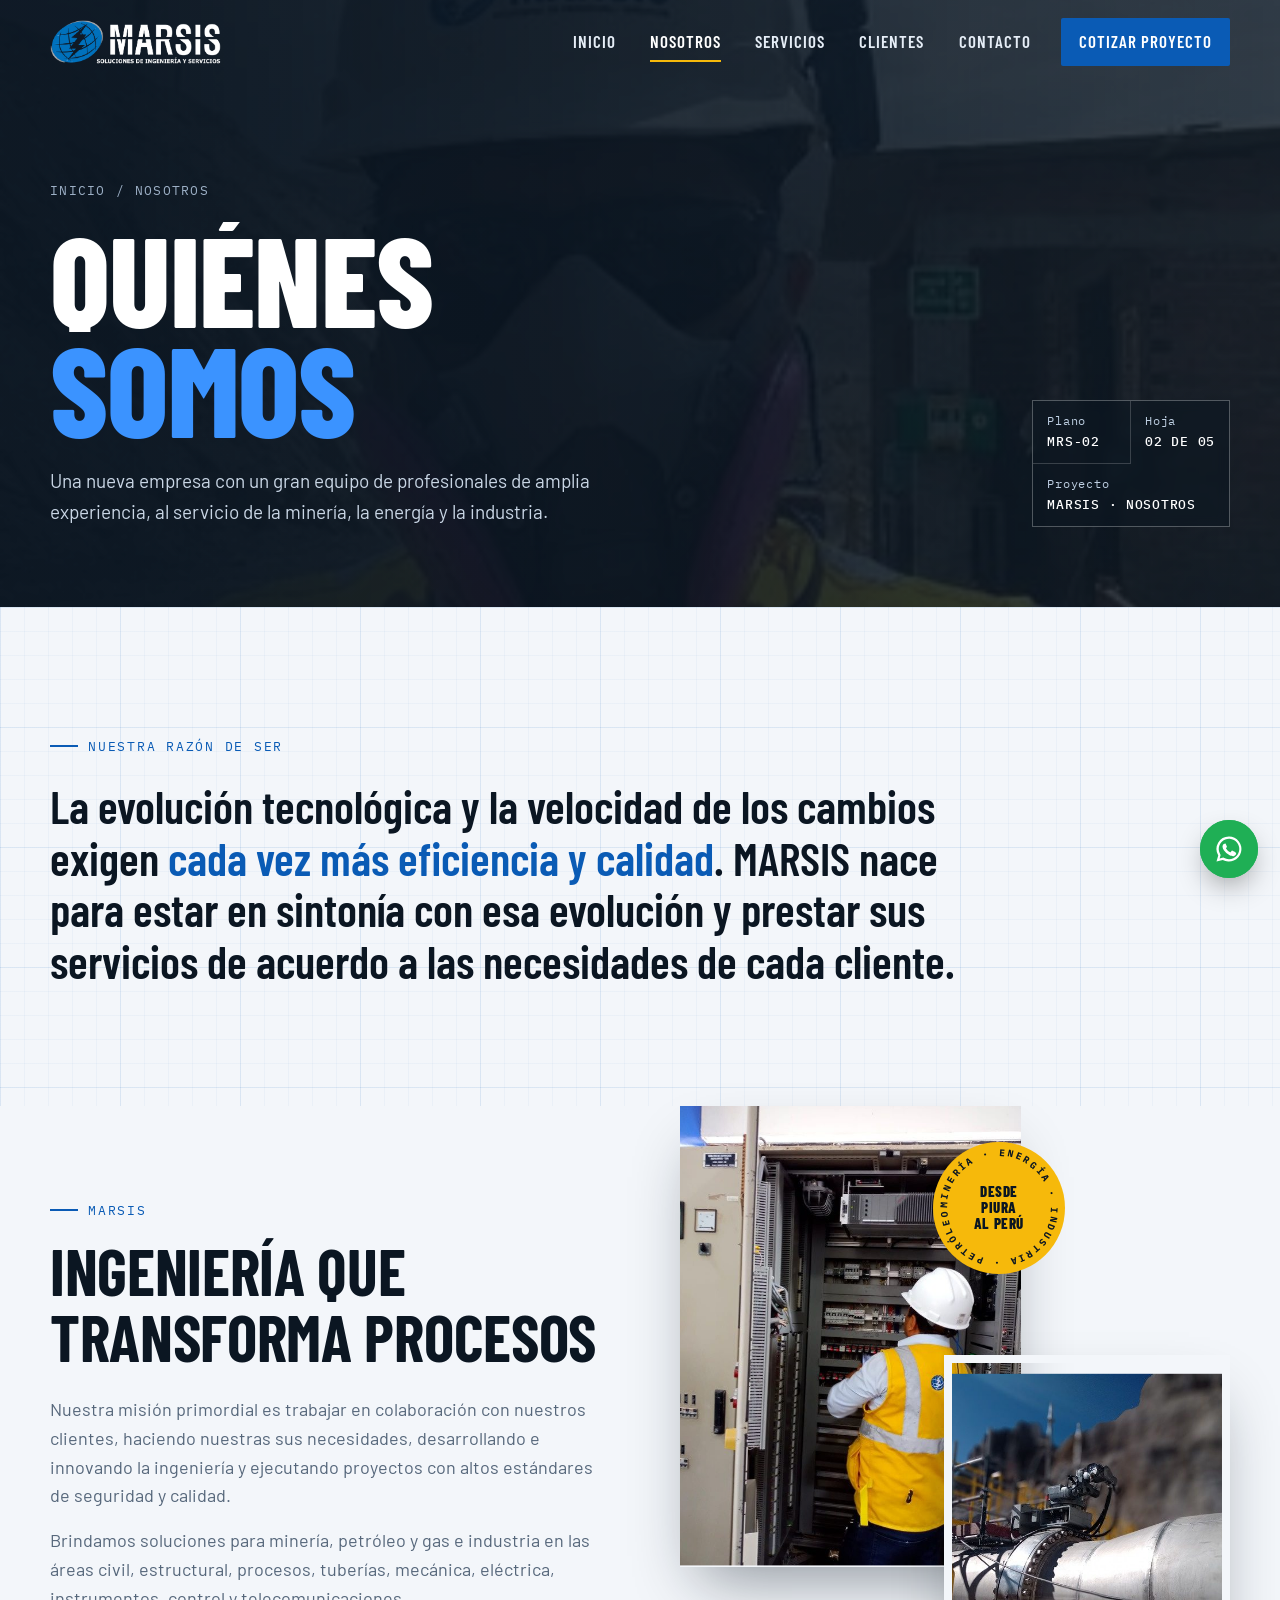
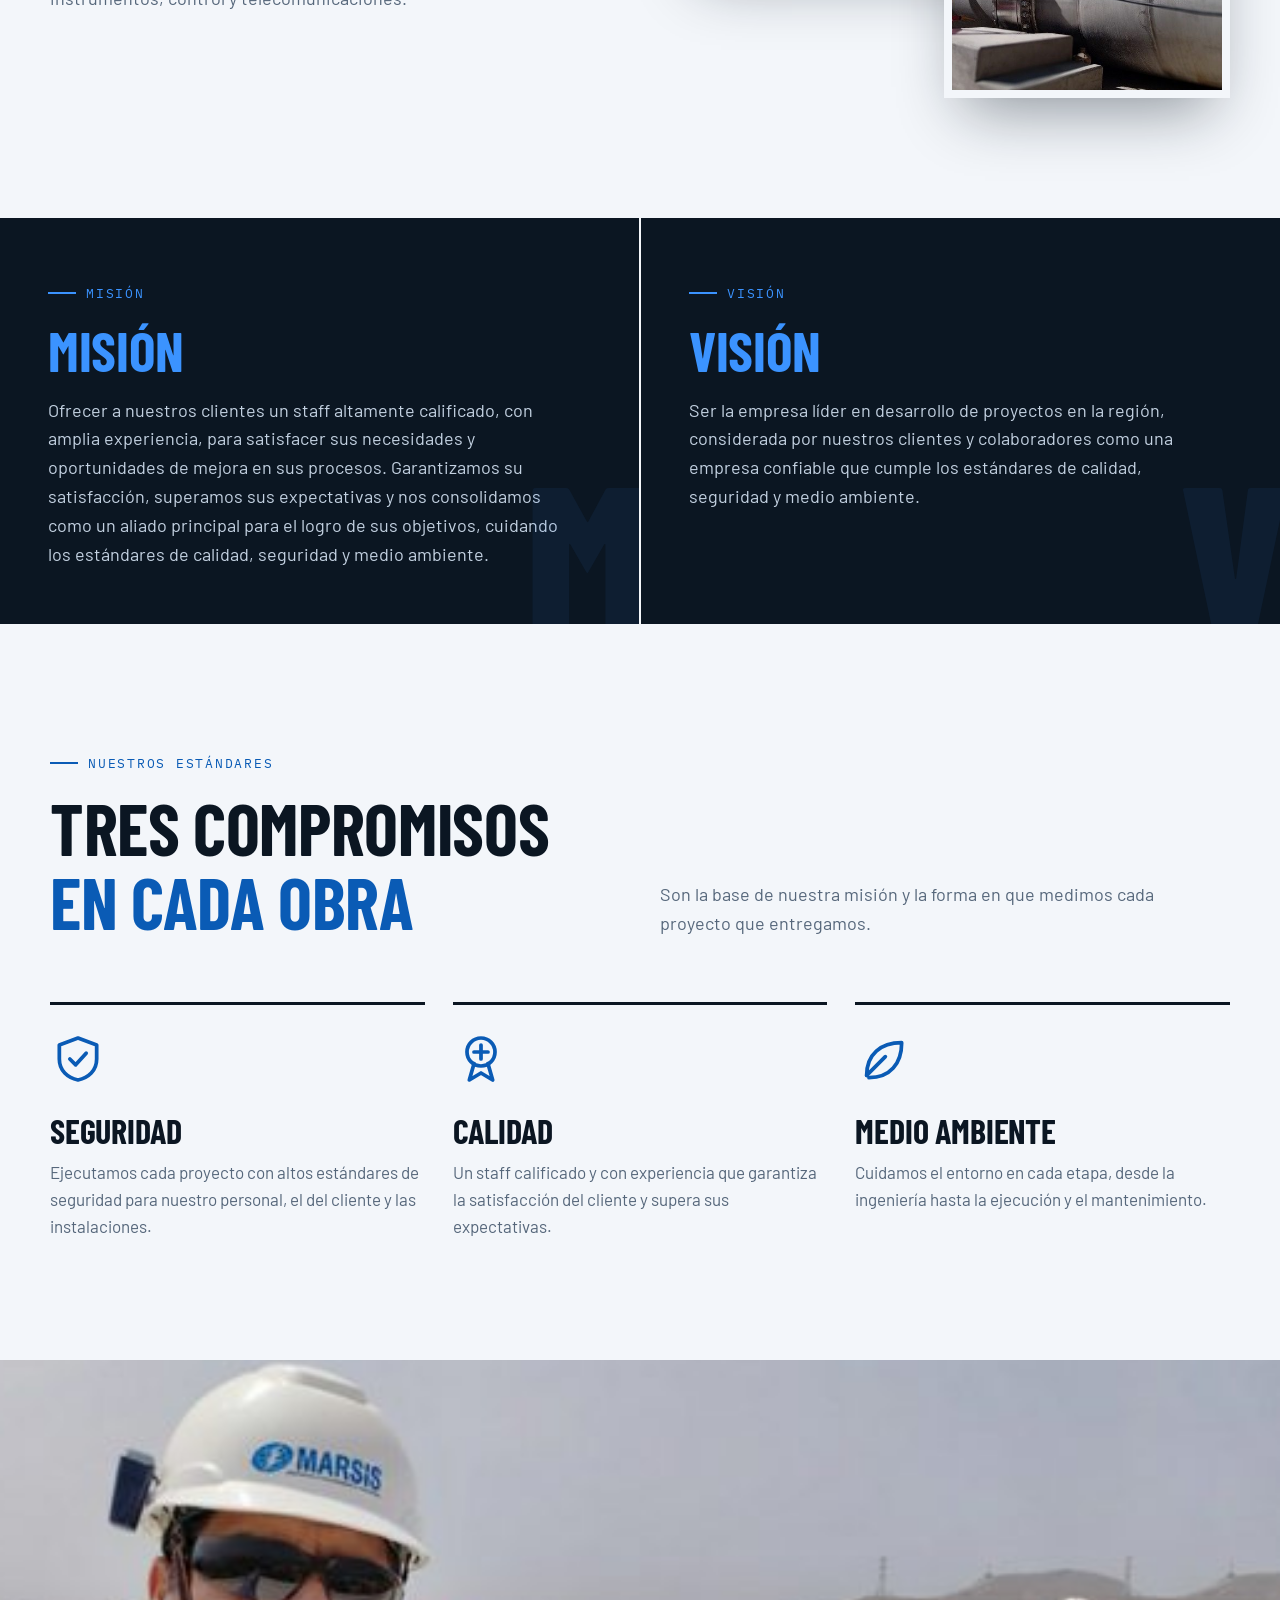
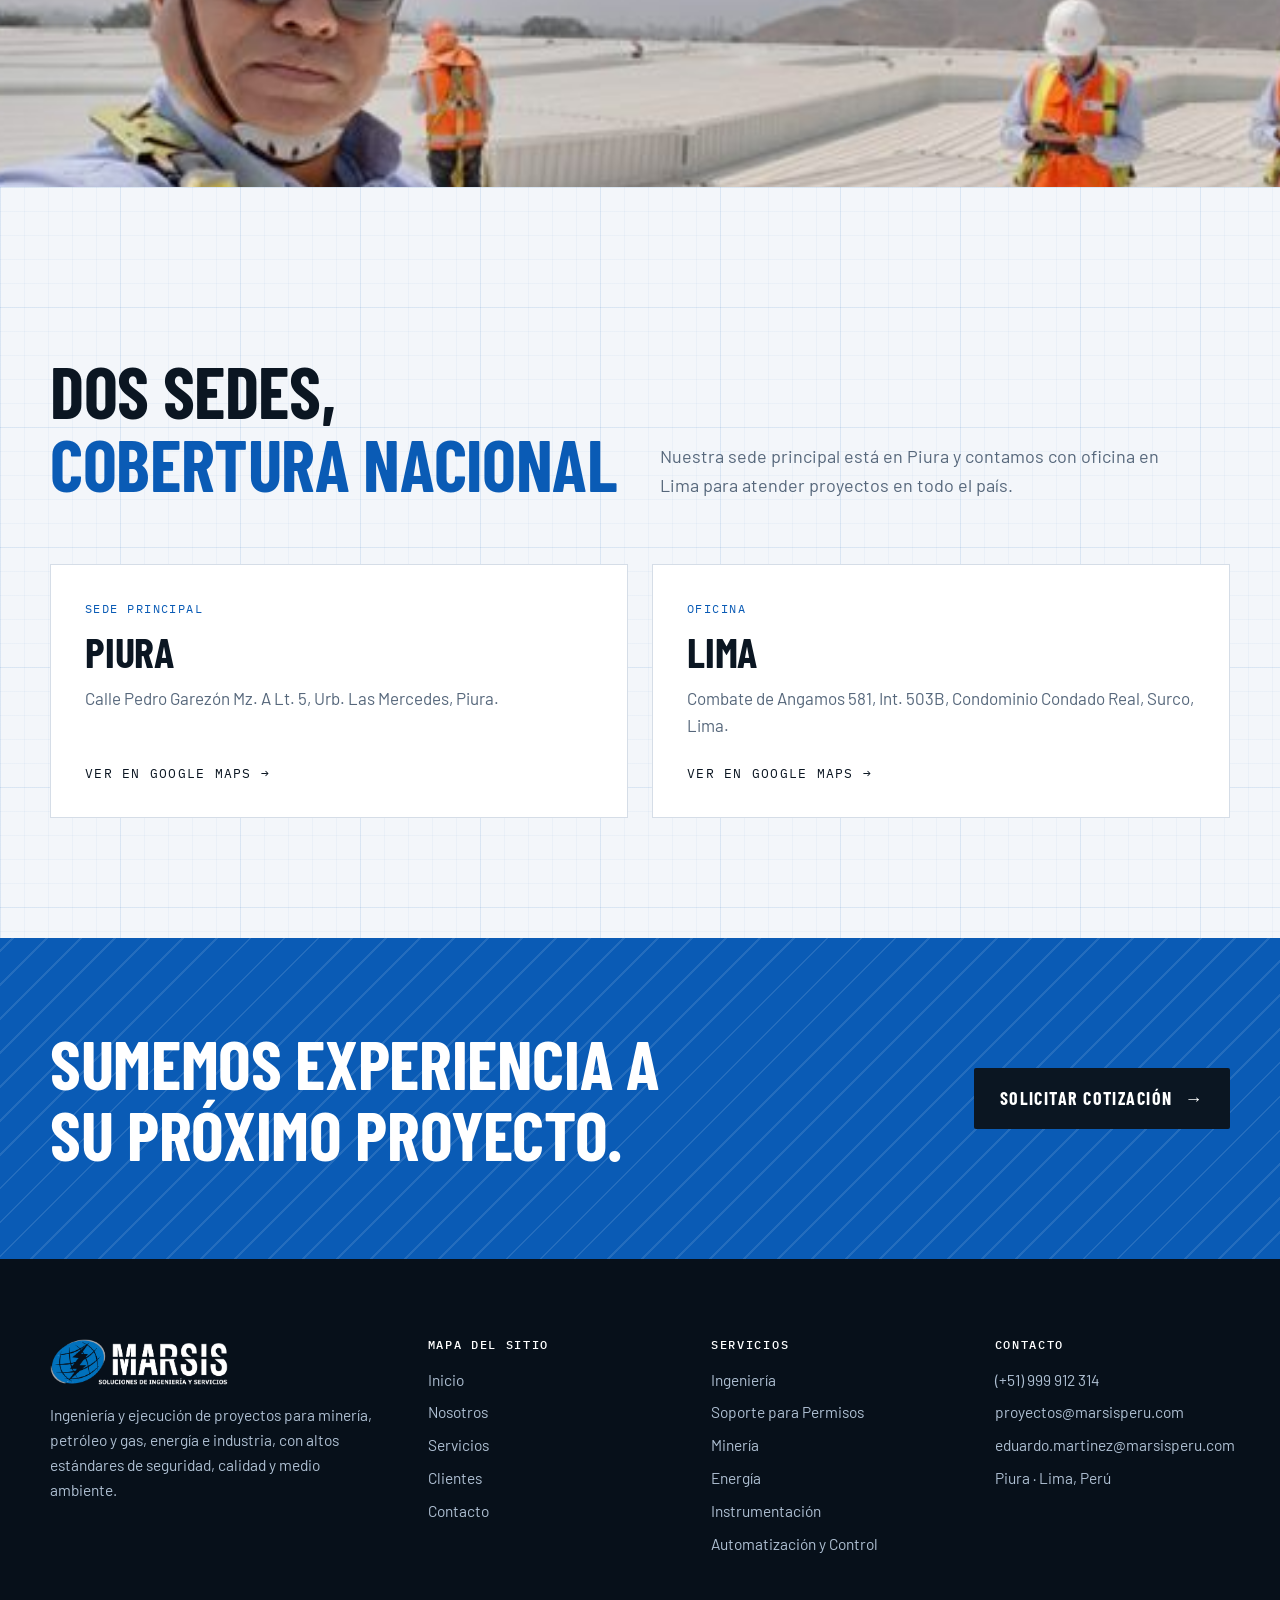
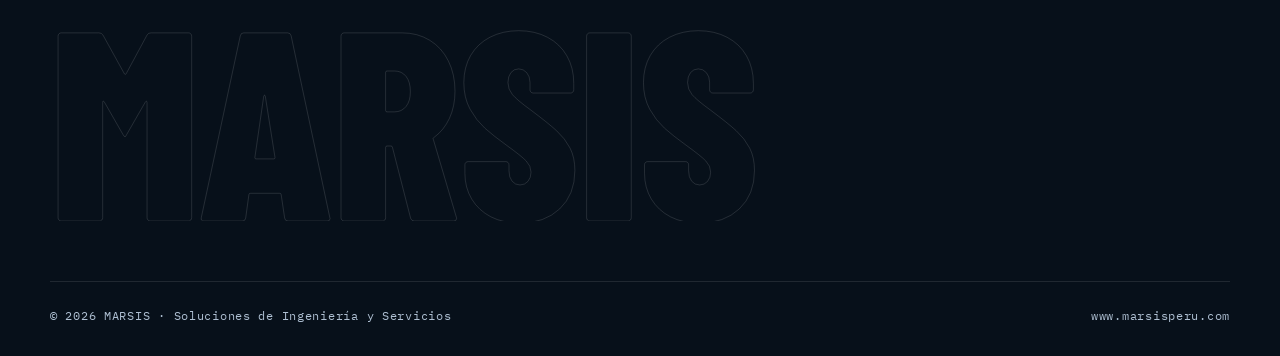
<file: nosotros.html>
<!doctype html>
<html lang="es">
<head>
<meta charset="utf-8">
<meta name="viewport" content="width=device-width, initial-scale=1, viewport-fit=cover">
<title>Nosotros · MARSIS</title>
<meta name="claude:viewport-fit-sides" content="cover">
<meta name="description" content="Conozca MARSIS: misión, visión, estándares y sedes en Piura y Lima.">
<link rel="preconnect" href="https://fonts.googleapis.com"><link rel="preconnect" href="https://fonts.gstatic.com" crossorigin><link rel="stylesheet" href="https://fonts.googleapis.com/css2?family=Barlow+Condensed:wght@500;600;700;800&family=Barlow:wght@400;500;600&family=IBM+Plex+Mono:wght@400;500&display=swap">
<link rel="stylesheet" href="styles.css">
</head>
<body>
<header class="site-header">
  <div class="wrap bar">
    <a class="brand" href="index.html" aria-label="MARSIS, ir al inicio"><img src="img/logo-marsis-white.png" alt="MARSIS Soluciones de Ingeniería y Servicios" width="539" height="139"></a>
    <button class="menu-btn" aria-label="Abrir menú" aria-expanded="false"><span></span><span></span><span></span></button>
    <nav class="nav" aria-label="Principal"><a href="index.html">Inicio</a><a href="nosotros.html" aria-current="page">Nosotros</a><a href="servicios.html">Servicios</a><a href="clientes.html">Clientes</a><a href="contacto.html">Contacto</a><a class="cta-nav" href="contacto.html">Cotizar proyecto</a></nav>
  </div>
</header>
<main>
<section class="page-hero">
  <div class="bg"><img data-parallax="0.18" src="img/equipo-campo.jpg" alt=""></div>
  <div class="wrap">
    <div>
      <div class="crumbs"><a href="index.html">Inicio</a><span>/</span><span>Nosotros</span></div>
      <h1><span class="l"><span>Quiénes</span></span><span class="l"><span>somos</span></span></h1>
      <p class="lead">Una nueva empresa con un gran equipo de profesionales de amplia experiencia, al servicio de la minería, la energía y la industria.</p>
    </div>
    <div class="titleblock" aria-hidden="true">
      <div>Plano<b>MRS-02</b></div><div>Hoja<b>02 de 05</b></div>
      <div class="full">Proyecto<b>MARSIS · Nosotros</b></div>
    </div>
  </div>
</section>
<section class="sec blueprint">
  <div class="wrap">
    <span class="eyebrow reveal">Nuestra razón de ser</span>
    <p class="intro-big reveal" style="margin-top:24px">La evolución tecnológica y la velocidad de los cambios exigen <em>cada vez más eficiencia y calidad</em>. MARSIS nace para estar en sintonía con esa evolución y prestar sus servicios de acuerdo a las necesidades de cada cliente.</p>
  </div>
</section>
<section class="sec" style="padding-top:0;background:var(--paper)">
  <div class="wrap split">
    <div class="about-copy">
      <span class="eyebrow reveal">MARSIS</span>
      <h2 class="reveal">Ingeniería que transforma procesos</h2>
      <p class="reveal">Nuestra misión primordial es trabajar en colaboración con nuestros clientes, haciendo nuestras sus necesidades, desarrollando e innovando la ingeniería y ejecutando proyectos con altos estándares de seguridad y calidad.</p>
      <p class="reveal">Brindamos soluciones para minería, petróleo y gas e industria en las áreas civil, estructural, procesos, tuberías, mecánica, eléctrica, instrumentos, control y telecomunicaciones.</p>
    </div>
    <div class="photo-stack reveal">
      <figure class="p1"><img data-parallax="0.06" src="img/equipo-tablero.jpg" alt="Técnico de MARSIS revisando un tablero de control"></figure>
      <figure class="p2"><img data-parallax="-0.05" src="img/hero-tuberia.jpg" alt="Válvula y tubería de proceso en una obra de MARSIS"></figure>
      <div class="stamp"><svg viewBox="0 0 132 132"><defs><path id="c2" d="M66,66 m-52,0 a52,52 0 1,1 104,0 a52,52 0 1,1 -104,0"/></defs><text><textPath href="#c2">MINERÍA · ENERGÍA · INDUSTRIA · PETRÓLEO ·</textPath></text></svg><span>Desde<br>Piura<br>al Perú</span></div>
    </div>
  </div>
</section>
<section class="mv dark">
  <article data-k="M" class="reveal"><span class="eyebrow">Misión</span><h3>Misión</h3><p>Ofrecer a nuestros clientes un staff altamente calificado, con amplia experiencia, para satisfacer sus necesidades y oportunidades de mejora en sus procesos. Garantizamos su satisfacción, superamos sus expectativas y nos consolidamos como un aliado principal para el logro de sus objetivos, cuidando los estándares de calidad, seguridad y medio ambiente.</p></article>
  <article data-k="V" class="reveal d1"><span class="eyebrow">Visión</span><h3>Visión</h3><p>Ser la empresa líder en desarrollo de proyectos en la región, considerada por nuestros clientes y colaboradores como una empresa confiable que cumple los estándares de calidad, seguridad y medio ambiente.</p></article>
</section>
<section class="sec">
  <div class="wrap">
    <div class="sec-head">
      <div><span class="eyebrow reveal">Nuestros estándares</span><h2 class="reveal">Tres compromisos <em>en cada obra</em></h2></div>
      <p class="reveal">Son la base de nuestra misión y la forma en que medimos cada proyecto que entregamos.</p>
    </div>
    <div class="pillars">
      <div class="pillar reveal"><svg class="ico" viewBox="0 0 24 24" fill="none" stroke="currentColor" stroke-width="1.6" stroke-linecap="round" stroke-linejoin="round" aria-hidden="true"><path d="M12 3l8 3v6c0 5-3.5 8-8 9-4.5-1-8-4-8-9V6z"/><path d="M8.5 12l2.5 2.5 4.5-5"/></svg><h3>Seguridad</h3><p>Ejecutamos cada proyecto con altos estándares de seguridad para nuestro personal, el del cliente y las instalaciones.</p></div>
      <div class="pillar reveal d1"><svg class="ico" viewBox="0 0 24 24" fill="none" stroke="currentColor" stroke-width="1.6" stroke-linecap="round" stroke-linejoin="round" aria-hidden="true"><circle cx="12" cy="9" r="6"/><path d="M9 14l-2 7 5-3 5 3-2-7"/><path d="M12 6v6M9 9h6"/></svg><h3>Calidad</h3><p>Un staff calificado y con experiencia que garantiza la satisfacción del cliente y supera sus expectativas.</p></div>
      <div class="pillar reveal d2"><svg class="ico" viewBox="0 0 24 24" fill="none" stroke="currentColor" stroke-width="1.6" stroke-linecap="round" stroke-linejoin="round" aria-hidden="true"><path d="M5 19c0-9 6-14 15-14 0 9-5 15-14 15"/><path d="M5 19l8-8"/></svg><h3>Medio ambiente</h3><p>Cuidamos el entorno en cada etapa, desde la ingeniería hasta la ejecución y el mantenimiento.</p></div>
    </div>
  </div>
</section>
<section class="team-strip" aria-hidden="true"><img data-parallax="0.12" src="img/equipo-obra.jpg" alt=""></section>
<section class="sec blueprint">
  <div class="wrap">
    <div class="sec-head">
      <div><span class="eyebrow reveal">Dónde estamos</span><h2 class="reveal">Dos sedes, <em>cobertura nacional</em></h2></div>
      <p class="reveal">Nuestra sede principal está en Piura y contamos con oficina en Lima para atender proyectos en todo el país.</p>
    </div>
    <div class="offices">
      <div class="office reveal"><span class="tag">Sede principal</span><h3>Piura</h3><p>Calle Pedro Garezón Mz. A Lt. 5, Urb. Las Mercedes, Piura.</p><a class="maplink" href="https://www.google.com/maps/search/?api=1&query=Calle+Pedro+Garez%C3%B3n+urb.+Las+Mercedes+Piura" target="_blank" rel="noopener">Ver en Google Maps →</a></div>
      <div class="office reveal d1"><span class="tag">Oficina</span><h3>Lima</h3><p>Combate de Angamos 581, Int. 503B, Condominio Condado Real, Surco, Lima.</p><a class="maplink" href="https://www.google.com/maps/search/?api=1&query=Combate+de+Angamos+581+Surco+Lima" target="_blank" rel="noopener">Ver en Google Maps →</a></div>
    </div>
  </div>
</section>
<section class="cta-band"><div class="wrap">
  <h2 class="reveal">Sumemos experiencia a su próximo proyecto.</h2>
  <a class="btn btn-primary reveal d1" href="contacto.html">Solicitar cotización <span class="arr">→</span></a>
</div></section>
</main>
<footer class="site-footer">
  <div class="wrap">
    <div class="f-top">
      <div><img src="img/logo-marsis-white.png" alt="MARSIS" width="539" height="139"><p>Ingeniería y ejecución de proyectos para minería, petróleo y gas, energía e industria, con altos estándares de seguridad, calidad y medio ambiente.</p></div>
      <div><h4>Mapa del sitio</h4><ul><li><a href="index.html">Inicio</a></li><li><a href="nosotros.html">Nosotros</a></li><li><a href="servicios.html">Servicios</a></li><li><a href="clientes.html">Clientes</a></li><li><a href="contacto.html">Contacto</a></li></ul></div>
      <div><h4>Servicios</h4><ul><li><a href="servicios.html#ingenieria">Ingeniería</a></li><li><a href="servicios.html#permisos">Soporte para Permisos</a></li><li><a href="servicios.html#mineria">Minería</a></li><li><a href="servicios.html#energia">Energía</a></li><li><a href="servicios.html#instrumentacion">Instrumentación</a></li><li><a href="servicios.html#automatizacion">Automatización y Control</a></li></ul></div>
      <div><h4>Contacto</h4><ul><li>(+51) 999 912 314</li><li>proyectos@marsisperu.com</li><li>eduardo.martinez@marsisperu.com</li><li>Piura · Lima, Perú</li></ul></div>
    </div>
    <div class="big-word" aria-hidden="true">Marsis</div>
    <div class="f-bottom"><span>© 2026 MARSIS · Soluciones de Ingeniería y Servicios</span><span>www.marsisperu.com</span></div>
  </div>
</footer>
<a class="wa" href="https://wa.me/51999912314" target="_blank" rel="noopener" aria-label="Escríbenos por WhatsApp"><svg viewBox="0 0 24 24" fill="currentColor" aria-hidden="true"><path d="M12 2a10 10 0 0 0-8.6 15.1L2 22l5-1.3A10 10 0 1 0 12 2zm0 18.2a8.2 8.2 0 0 1-4.2-1.2l-.3-.2-3 .8.8-2.9-.2-.3A8.2 8.2 0 1 1 12 20.2zm4.5-6.1c-.2-.1-1.5-.7-1.7-.8-.2-.1-.4-.1-.6.1l-.8 1c-.1.2-.3.2-.5.1a6.7 6.7 0 0 1-3.3-2.9c-.3-.4.2-.4.7-1.3.1-.2 0-.3 0-.4l-.8-1.8c-.2-.5-.4-.4-.6-.4h-.5a1 1 0 0 0-.7.3 3 3 0 0 0-.9 2.2 5.2 5.2 0 0 0 1.1 2.8 11.9 11.9 0 0 0 4.6 4c1.7.7 2.4.8 3.2.7a2.8 2.8 0 0 0 1.8-1.3 2.3 2.3 0 0 0 .2-1.3c-.1-.1-.3-.2-.5-.3z"/></svg></a>
<script src="app.js"></script>
</body>
</html>
</file>
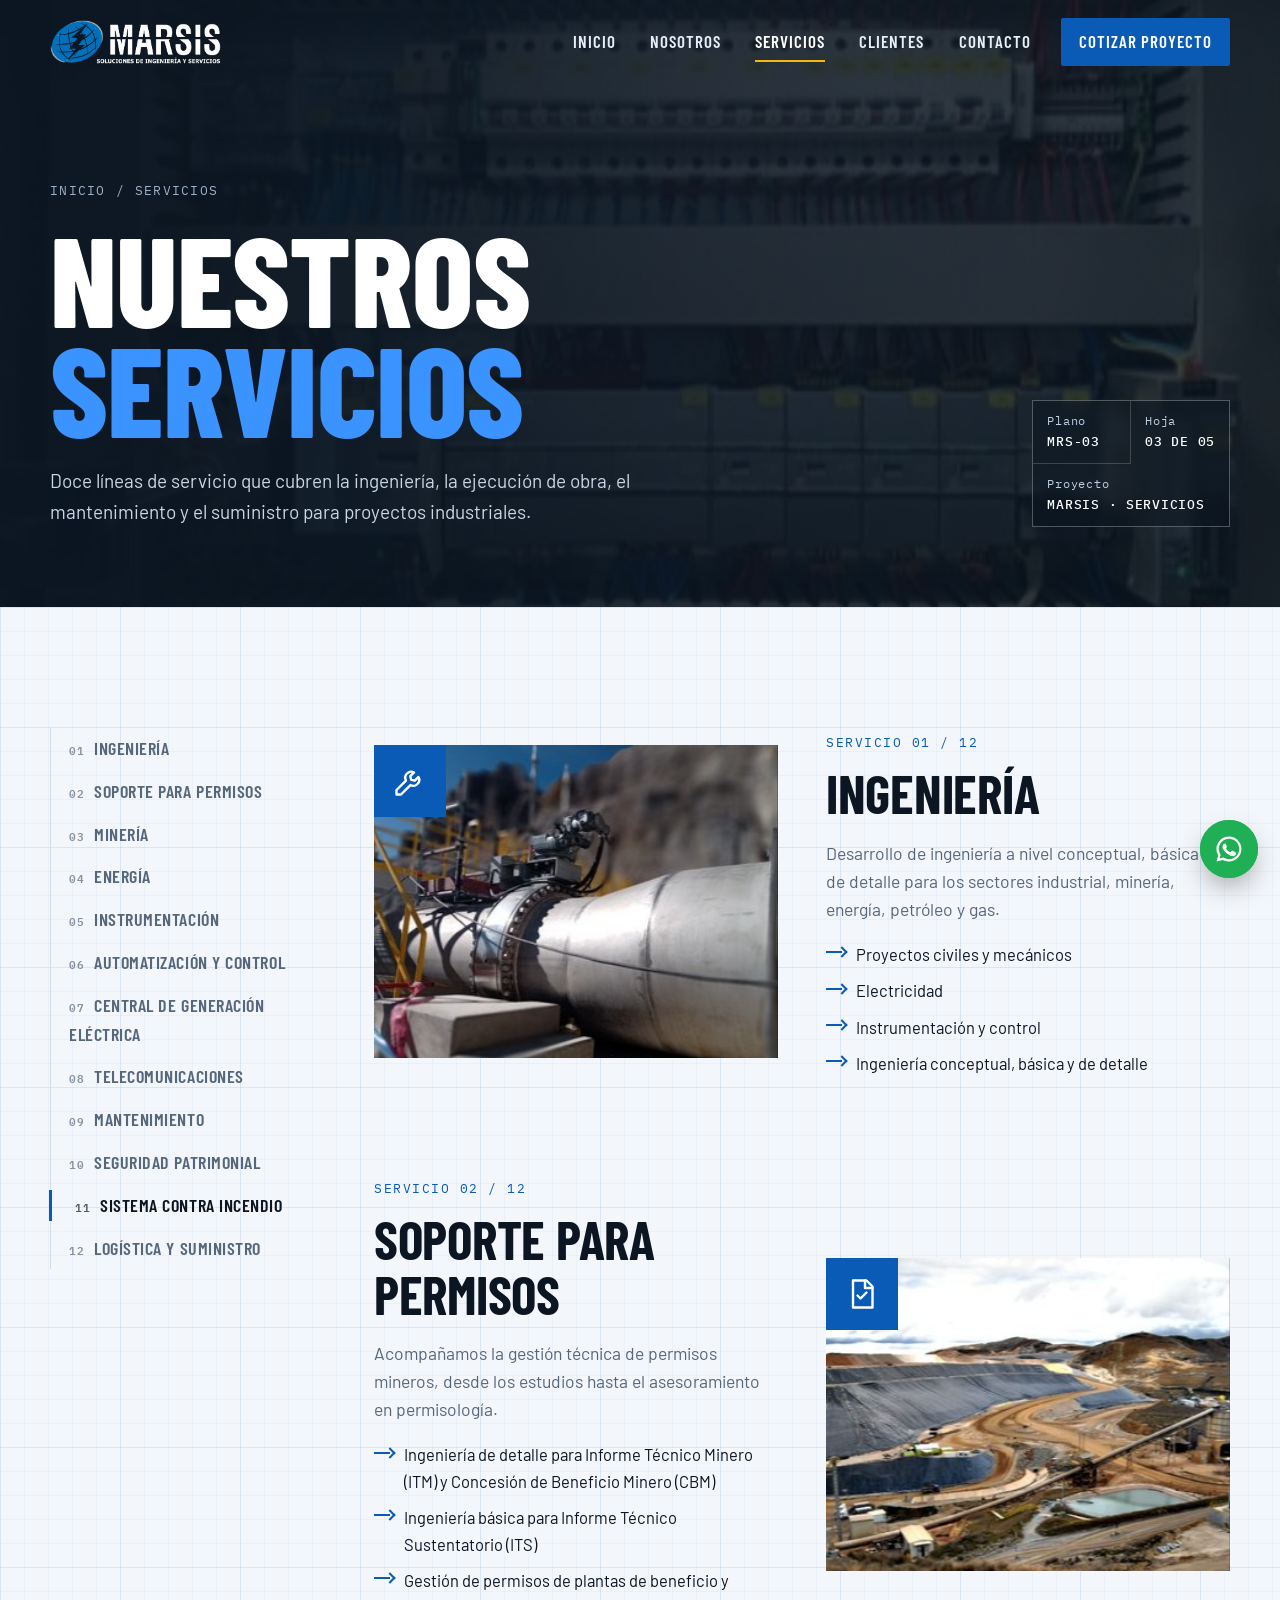
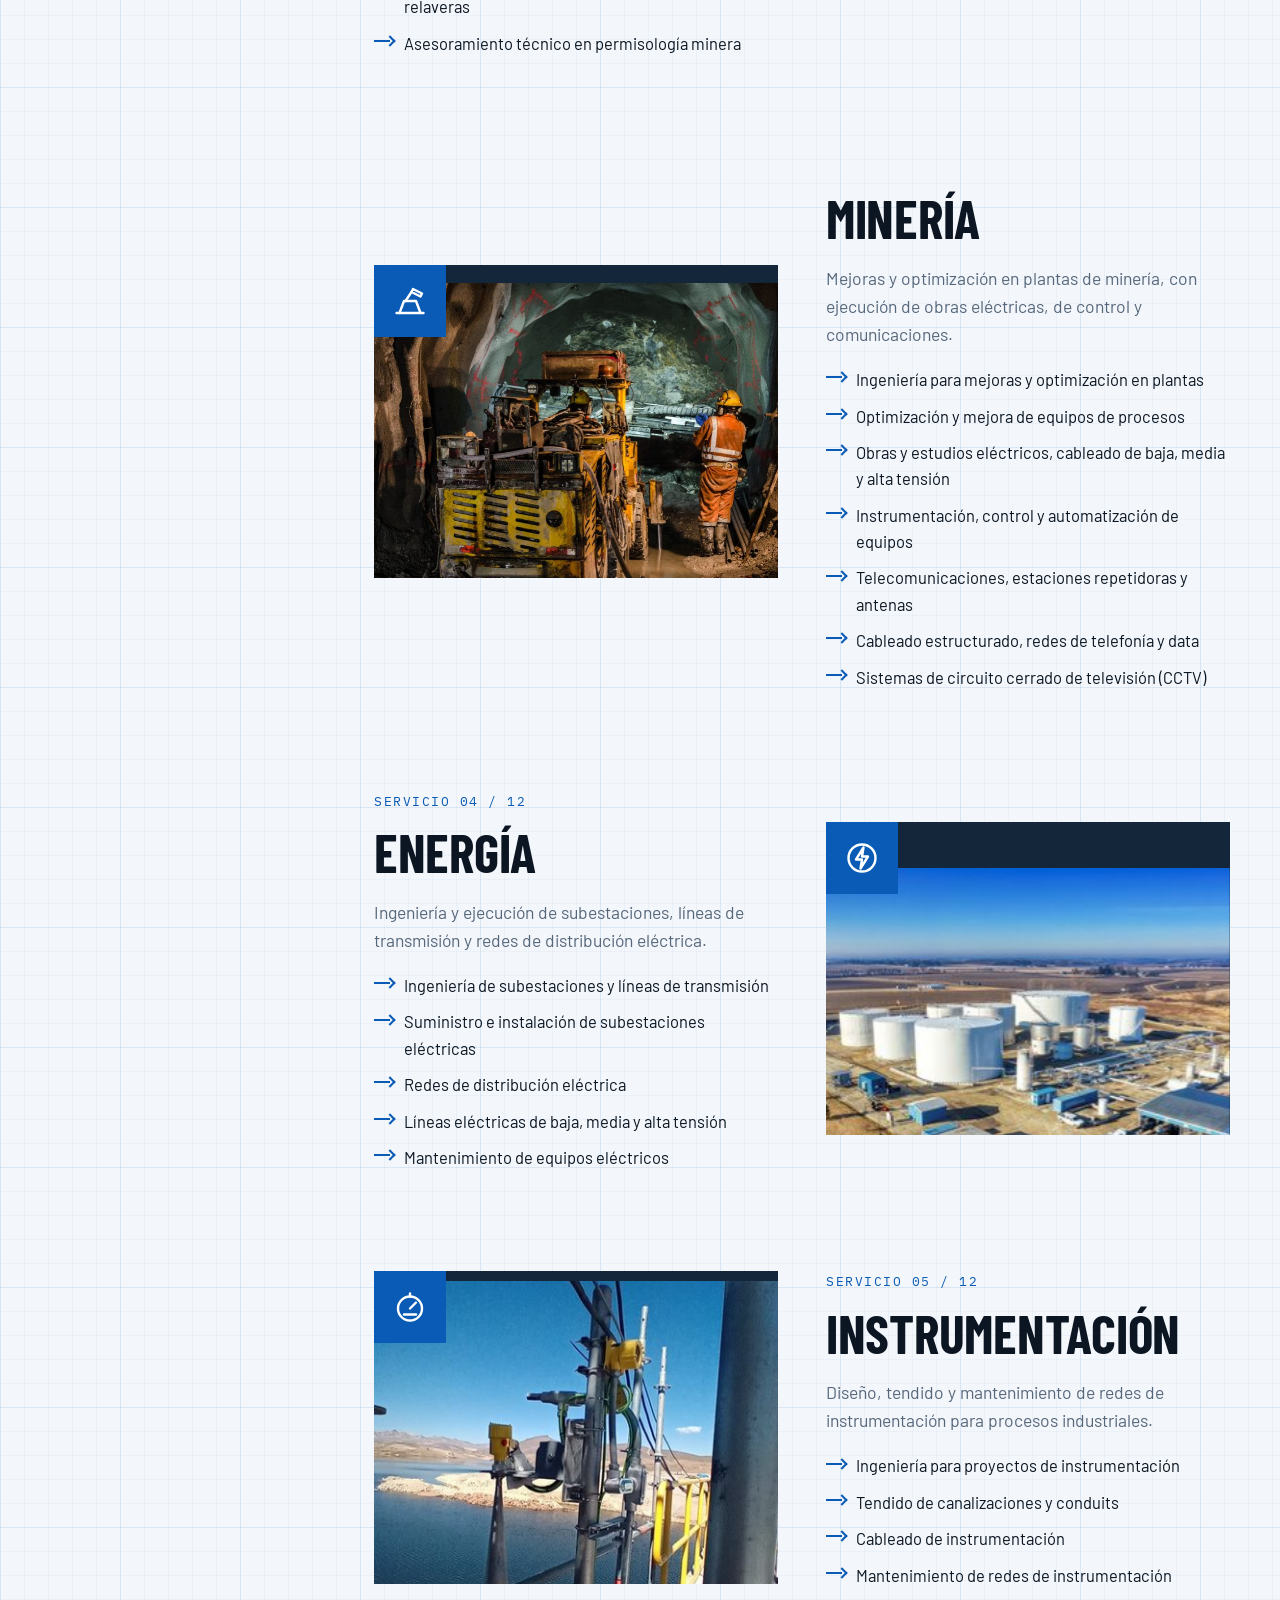
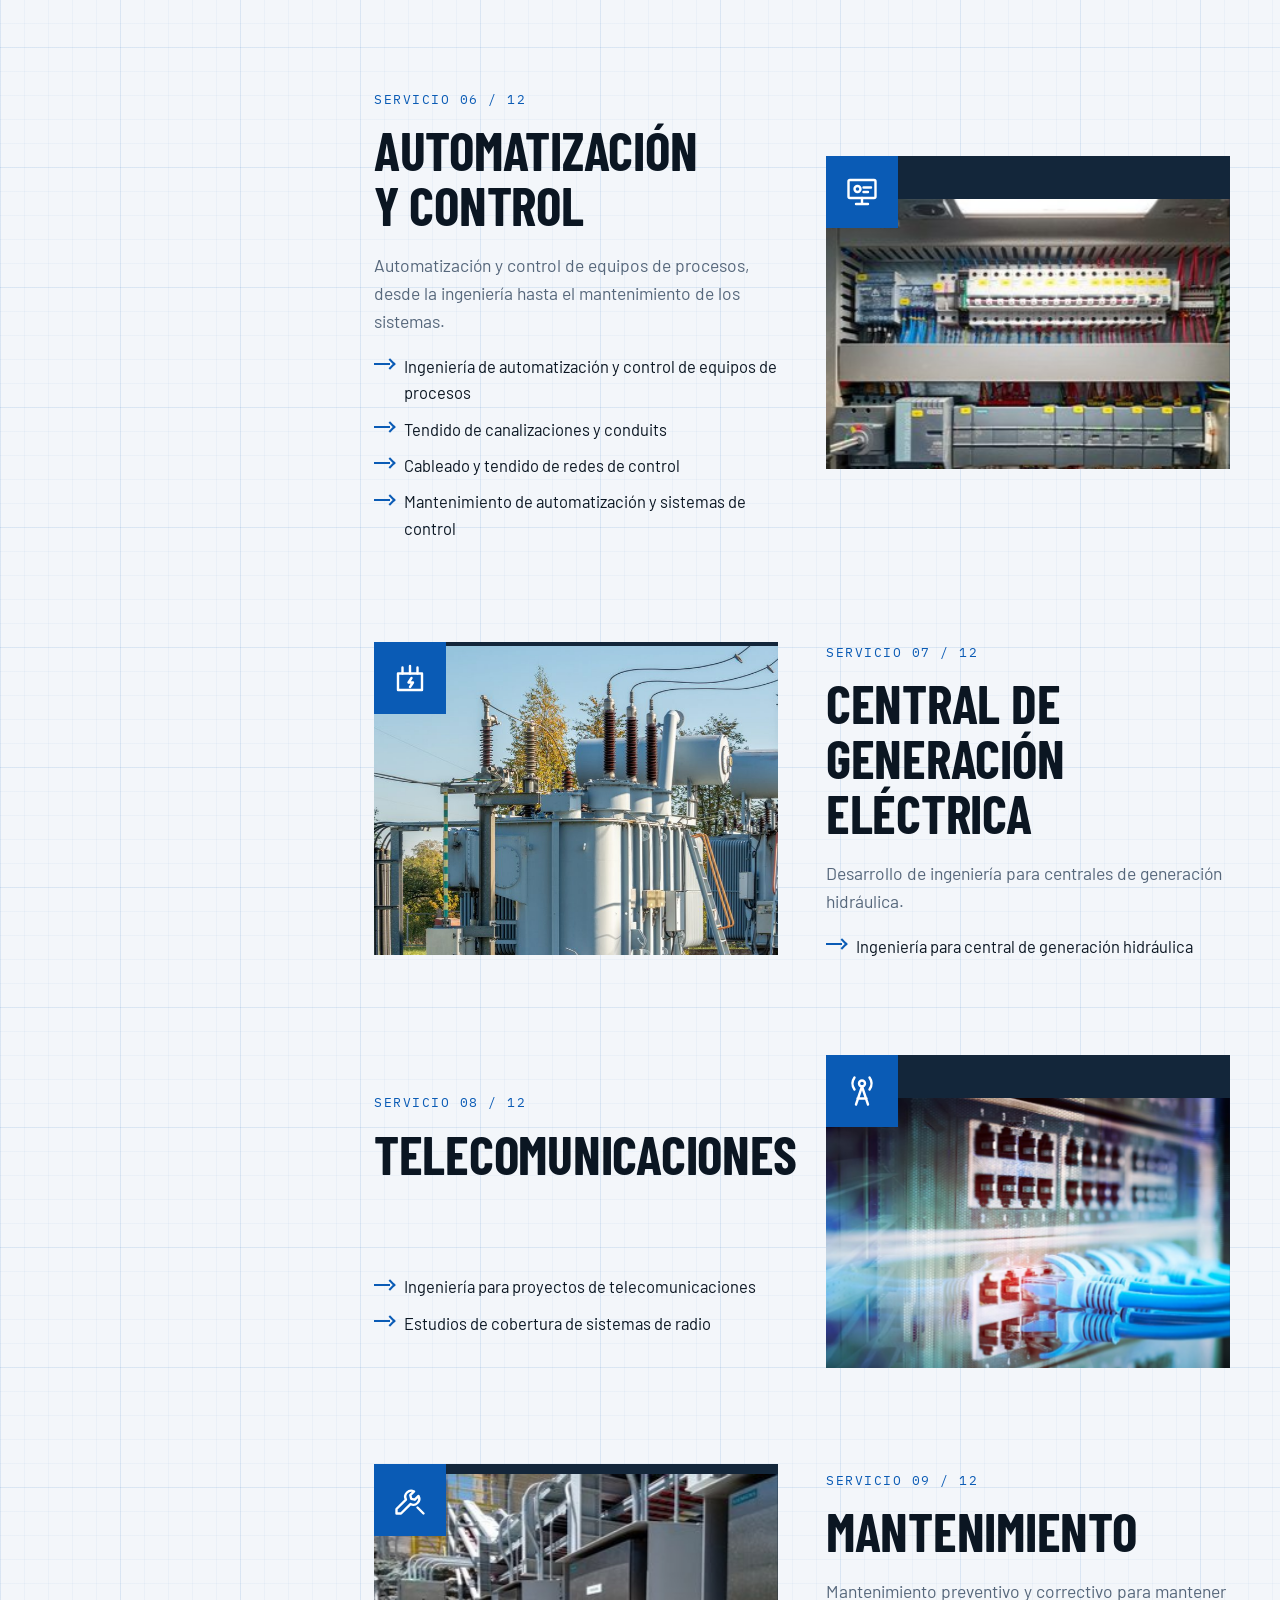
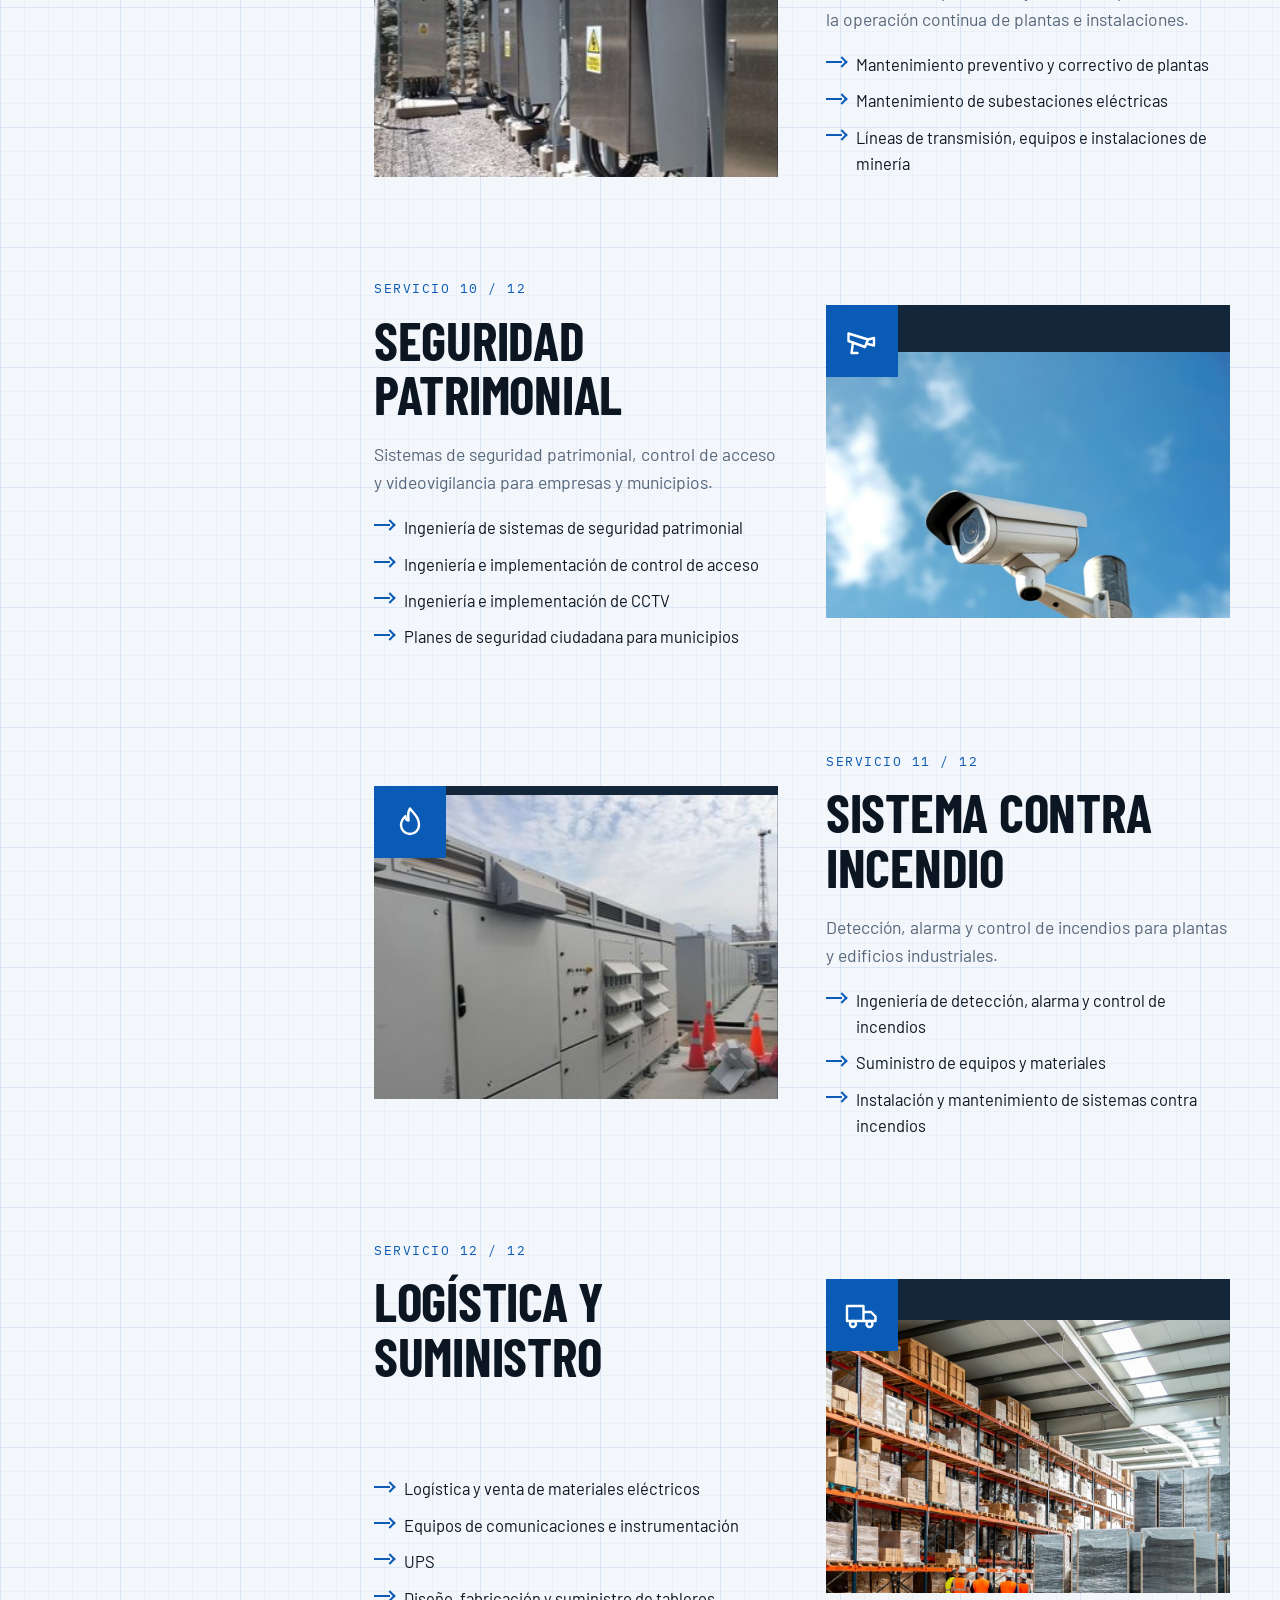
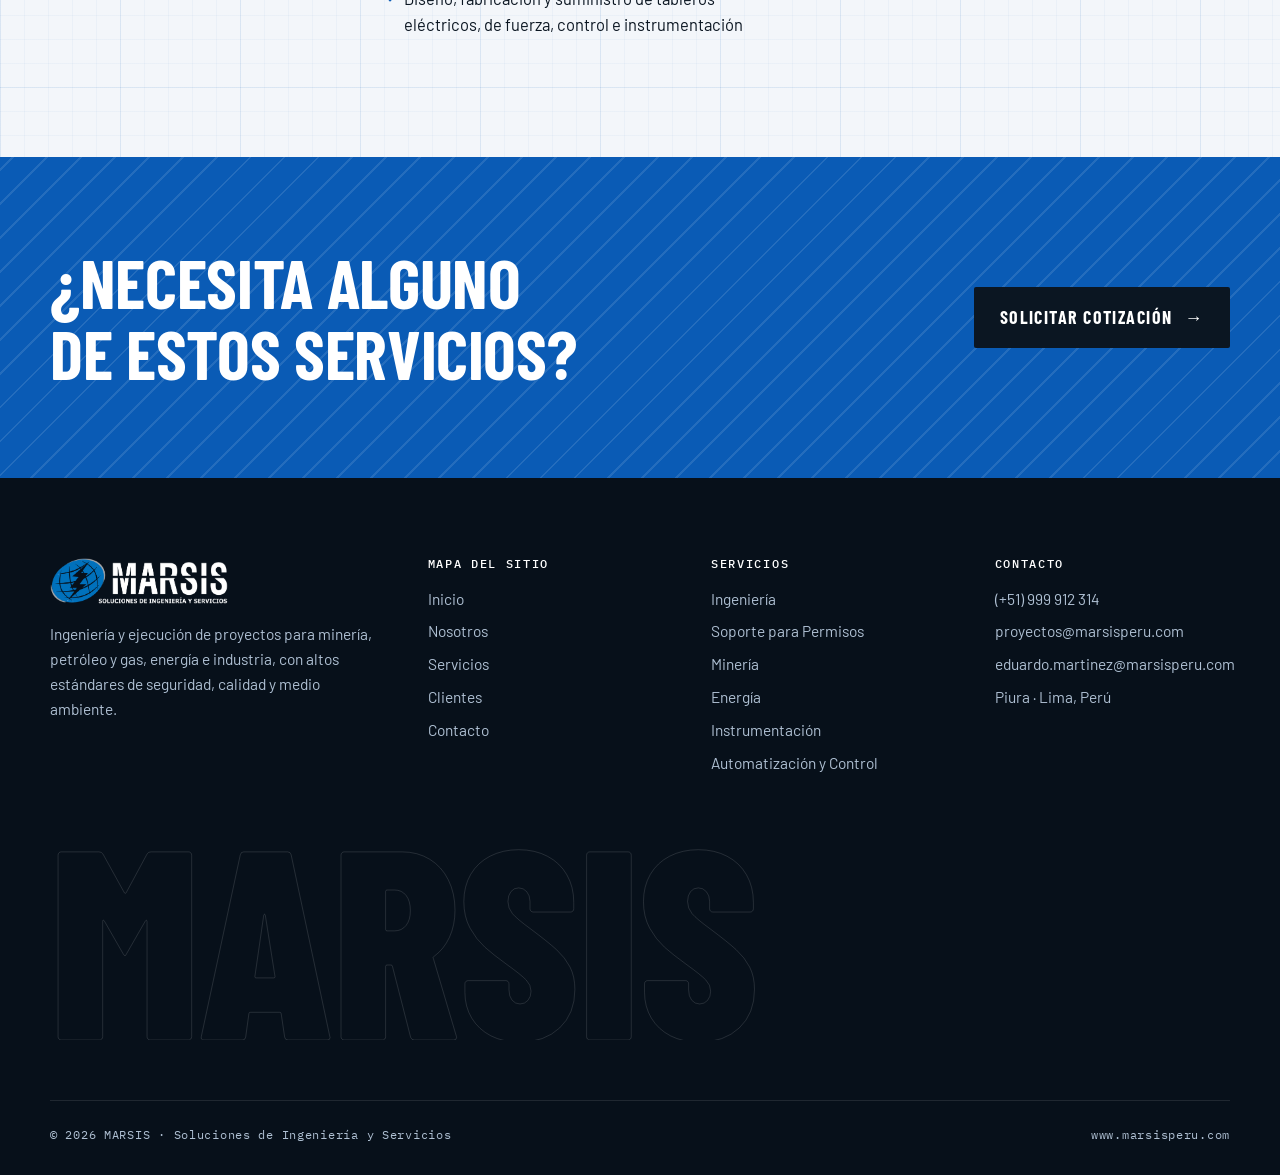
<file: servicios.html>
<!doctype html>
<html lang="es">
<head>
<meta charset="utf-8">
<meta name="viewport" content="width=device-width, initial-scale=1, viewport-fit=cover">
<title>Servicios · MARSIS</title>
<meta name="claude:viewport-fit-sides" content="cover">
<meta name="description" content="Ingeniería, minería, energía, instrumentación, automatización, telecomunicaciones, mantenimiento y más.">
<link rel="preconnect" href="https://fonts.googleapis.com"><link rel="preconnect" href="https://fonts.gstatic.com" crossorigin><link rel="stylesheet" href="https://fonts.googleapis.com/css2?family=Barlow+Condensed:wght@500;600;700;800&family=Barlow:wght@400;500;600&family=IBM+Plex+Mono:wght@400;500&display=swap">
<link rel="stylesheet" href="styles.css">
</head>
<body>
<header class="site-header">
  <div class="wrap bar">
    <a class="brand" href="index.html" aria-label="MARSIS, ir al inicio"><img src="img/logo-marsis-white.png" alt="MARSIS Soluciones de Ingeniería y Servicios" width="539" height="139"></a>
    <button class="menu-btn" aria-label="Abrir menú" aria-expanded="false"><span></span><span></span><span></span></button>
    <nav class="nav" aria-label="Principal"><a href="index.html">Inicio</a><a href="nosotros.html">Nosotros</a><a href="servicios.html" aria-current="page">Servicios</a><a href="clientes.html">Clientes</a><a href="contacto.html">Contacto</a><a class="cta-nav" href="contacto.html">Cotizar proyecto</a></nav>
  </div>
</header>
<main>
<section class="page-hero">
  <div class="bg"><img data-parallax="0.18" src="img/s-automatizacion.jpg" alt=""></div>
  <div class="wrap">
    <div>
      <div class="crumbs"><a href="index.html">Inicio</a><span>/</span><span>Servicios</span></div>
      <h1><span class="l"><span>Nuestros</span></span><span class="l"><span>servicios</span></span></h1>
      <p class="lead">Doce líneas de servicio que cubren la ingeniería, la ejecución de obra, el mantenimiento y el suministro para proyectos industriales.</p>
    </div>
    <div class="titleblock" aria-hidden="true">
      <div>Plano<b>MRS-03</b></div><div>Hoja<b>03 de 05</b></div>
      <div class="full">Proyecto<b>MARSIS · Servicios</b></div>
    </div>
  </div>
</section>
<section class="sec blueprint">
  <div class="wrap svc-layout">
    <nav class="svc-index" aria-label="Servicios"><a href="#ingenieria"><small>01</small>Ingeniería</a><a href="#permisos"><small>02</small>Soporte para Permisos</a><a href="#mineria"><small>03</small>Minería</a><a href="#energia"><small>04</small>Energía</a><a href="#instrumentacion"><small>05</small>Instrumentación</a><a href="#automatizacion"><small>06</small>Automatización y Control</a><a href="#generacion"><small>07</small>Central de Generación Eléctrica</a><a href="#telecomunicaciones"><small>08</small>Telecomunicaciones</a><a href="#mantenimiento"><small>09</small>Mantenimiento</a><a href="#seguridad"><small>10</small>Seguridad Patrimonial</a><a href="#incendio"><small>11</small>Sistema Contra Incendio</a><a href="#logistica"><small>12</small>Logística y Suministro</a></nav>
    <div class="svc-list"><article class="svc-item" id="ingenieria">
      <div class="svc-media"><img data-parallax="0.08" src="img/s-ingenieria.jpg" alt="Ingeniería" loading="lazy"><span class="badge"><svg class="" viewBox="0 0 24 24" fill="none" stroke="currentColor" stroke-width="1.6" stroke-linecap="round" stroke-linejoin="round" aria-hidden="true"><path d="M14.7 6.3a4 4 0 0 0-5.4 5.4L3 18v3h3l6.3-6.3a4 4 0 0 0 5.4-5.4l-2.5 2.5-2.4-.6-.6-2.4z"/></svg></span></div>
      <div class="svc-copy"><span class="num reveal">SERVICIO 01 / 12</span><h2 class="reveal">Ingeniería</h2><p class="reveal">Desarrollo de ingeniería a nivel conceptual, básica y de detalle para los sectores industrial, minería, energía, petróleo y gas.</p><ul class="ticks reveal"><li>Proyectos civiles y mecánicos</li><li>Electricidad</li><li>Instrumentación y control</li><li>Ingeniería conceptual, básica y de detalle</li></ul></div>
    </article><article class="svc-item" id="permisos">
      <div class="svc-media"><img data-parallax="0.08" src="img/s-permisos.jpg" alt="Soporte para Permisos" loading="lazy"><span class="badge"><svg class="" viewBox="0 0 24 24" fill="none" stroke="currentColor" stroke-width="1.6" stroke-linecap="round" stroke-linejoin="round" aria-hidden="true"><path d="M6 3h9l4 4v14H6z"/><path d="M14 3v5h5"/><path d="M9 13l2 2 4-4"/></svg></span></div>
      <div class="svc-copy"><span class="num reveal">SERVICIO 02 / 12</span><h2 class="reveal">Soporte para Permisos</h2><p class="reveal">Acompañamos la gestión técnica de permisos mineros, desde los estudios hasta el asesoramiento en permisología.</p><ul class="ticks reveal"><li>Ingeniería de detalle para Informe Técnico Minero (ITM) y Concesión de Beneficio Minero (CBM)</li><li>Ingeniería básica para Informe Técnico Sustentatorio (ITS)</li><li>Gestión de permisos de plantas de beneficio y relaveras</li><li>Asesoramiento técnico en permisología minera</li></ul></div>
    </article><article class="svc-item" id="mineria">
      <div class="svc-media"><img data-parallax="0.08" src="img/s-mineria.jpg" alt="Minería" loading="lazy"><span class="badge"><svg class="" viewBox="0 0 24 24" fill="none" stroke="currentColor" stroke-width="1.6" stroke-linecap="round" stroke-linejoin="round" aria-hidden="true"><path d="M3 20h18"/><path d="M5 20l3-8h8l3 8"/><path d="M14 4l6 3-1 2-6-3z"/><path d="M13 6l-4 6"/></svg></span></div>
      <div class="svc-copy"><span class="num reveal">SERVICIO 03 / 12</span><h2 class="reveal">Minería</h2><p class="reveal">Mejoras y optimización en plantas de minería, con ejecución de obras eléctricas, de control y comunicaciones.</p><ul class="ticks reveal"><li>Ingeniería para mejoras y optimización en plantas</li><li>Optimización y mejora de equipos de procesos</li><li>Obras y estudios eléctricos, cableado de baja, media y alta tensión</li><li>Instrumentación, control y automatización de equipos</li><li>Telecomunicaciones, estaciones repetidoras y antenas</li><li>Cableado estructurado, redes de telefonía y data</li><li>Sistemas de circuito cerrado de televisión (CCTV)</li></ul></div>
    </article><article class="svc-item" id="energia">
      <div class="svc-media"><img data-parallax="0.08" src="img/s-energia.jpg" alt="Energía" loading="lazy"><span class="badge"><svg class="" viewBox="0 0 24 24" fill="none" stroke="currentColor" stroke-width="1.6" stroke-linecap="round" stroke-linejoin="round" aria-hidden="true"><circle cx="12" cy="12" r="9"/><path d="M13 5l-5 8h4l-1 6 5-8h-4z"/></svg></span></div>
      <div class="svc-copy"><span class="num reveal">SERVICIO 04 / 12</span><h2 class="reveal">Energía</h2><p class="reveal">Ingeniería y ejecución de subestaciones, líneas de transmisión y redes de distribución eléctrica.</p><ul class="ticks reveal"><li>Ingeniería de subestaciones y líneas de transmisión</li><li>Suministro e instalación de subestaciones eléctricas</li><li>Redes de distribución eléctrica</li><li>Líneas eléctricas de baja, media y alta tensión</li><li>Mantenimiento de equipos eléctricos</li></ul></div>
    </article><article class="svc-item" id="instrumentacion">
      <div class="svc-media"><img data-parallax="0.08" src="img/s-instrumentacion.jpg" alt="Instrumentación" loading="lazy"><span class="badge"><svg class="" viewBox="0 0 24 24" fill="none" stroke="currentColor" stroke-width="1.6" stroke-linecap="round" stroke-linejoin="round" aria-hidden="true"><circle cx="12" cy="13" r="8"/><path d="M12 13l4-4"/><path d="M8 17h8"/><path d="M12 3v2"/></svg></span></div>
      <div class="svc-copy"><span class="num reveal">SERVICIO 05 / 12</span><h2 class="reveal">Instrumentación</h2><p class="reveal">Diseño, tendido y mantenimiento de redes de instrumentación para procesos industriales.</p><ul class="ticks reveal"><li>Ingeniería para proyectos de instrumentación</li><li>Tendido de canalizaciones y conduits</li><li>Cableado de instrumentación</li><li>Mantenimiento de redes de instrumentación</li></ul></div>
    </article><article class="svc-item" id="automatizacion">
      <div class="svc-media"><img data-parallax="0.08" src="img/s-automatizacion.jpg" alt="Automatización y Control" loading="lazy"><span class="badge"><svg class="" viewBox="0 0 24 24" fill="none" stroke="currentColor" stroke-width="1.6" stroke-linecap="round" stroke-linejoin="round" aria-hidden="true"><rect x="3" y="4" width="18" height="12" rx="1"/><path d="M8 20h8M12 16v4"/><circle cx="9" cy="10" r="2"/><path d="M13 9h5M13 12h3"/></svg></span></div>
      <div class="svc-copy"><span class="num reveal">SERVICIO 06 / 12</span><h2 class="reveal">Automatización y Control</h2><p class="reveal">Automatización y control de equipos de procesos, desde la ingeniería hasta el mantenimiento de los sistemas.</p><ul class="ticks reveal"><li>Ingeniería de automatización y control de equipos de procesos</li><li>Tendido de canalizaciones y conduits</li><li>Cableado y tendido de redes de control</li><li>Mantenimiento de automatización y sistemas de control</li></ul></div>
    </article><article class="svc-item" id="generacion">
      <div class="svc-media"><img data-parallax="0.08" src="img/s-generacion.jpg" alt="Central de Generación Eléctrica" loading="lazy"><span class="badge"><svg class="" viewBox="0 0 24 24" fill="none" stroke="currentColor" stroke-width="1.6" stroke-linecap="round" stroke-linejoin="round" aria-hidden="true"><rect x="4" y="9" width="16" height="11"/><path d="M7 9V5M12 9V4M17 9V5"/><path d="M13 12l-2 3h3l-2 3"/></svg></span></div>
      <div class="svc-copy"><span class="num reveal">SERVICIO 07 / 12</span><h2 class="reveal">Central de Generación Eléctrica</h2><p class="reveal">Desarrollo de ingeniería para centrales de generación hidráulica.</p><ul class="ticks reveal"><li>Ingeniería para central de generación hidráulica</li></ul></div>
    </article><article class="svc-item" id="telecomunicaciones">
      <div class="svc-media"><img data-parallax="0.08" src="img/s-telecom.jpg" alt="Telecomunicaciones" loading="lazy"><span class="badge"><svg class="" viewBox="0 0 24 24" fill="none" stroke="currentColor" stroke-width="1.6" stroke-linecap="round" stroke-linejoin="round" aria-hidden="true"><path d="M12 9l-4 12M12 9l4 12M9 17h6"/><circle cx="12" cy="7" r="2"/><path d="M7 3a7 7 0 0 0 0 8M17 3a7 7 0 0 1 0 8"/></svg></span></div>
      <div class="svc-copy"><span class="num reveal">SERVICIO 08 / 12</span><h2 class="reveal">Telecomunicaciones</h2><p class="reveal">Ingeniería de telecomunicaciones y estudios de cobertura para sistemas de radio.</p><ul class="ticks reveal"><li>Ingeniería para proyectos de telecomunicaciones</li><li>Estudios de cobertura de sistemas de radio</li></ul></div>
    </article><article class="svc-item" id="mantenimiento">
      <div class="svc-media"><img data-parallax="0.08" src="img/s-mantenimiento.jpg" alt="Mantenimiento" loading="lazy"><span class="badge"><svg class="" viewBox="0 0 24 24" fill="none" stroke="currentColor" stroke-width="1.6" stroke-linecap="round" stroke-linejoin="round" aria-hidden="true"><path d="M14.7 6.3a4 4 0 0 0-5.4 5.4L3 18v3h3l6.3-6.3a4 4 0 0 0 5.4-5.4l-2.5 2.5-2.4-.6-.6-2.4z"/><path d="M17 17l4 4"/></svg></span></div>
      <div class="svc-copy"><span class="num reveal">SERVICIO 09 / 12</span><h2 class="reveal">Mantenimiento</h2><p class="reveal">Mantenimiento preventivo y correctivo para mantener la operación continua de plantas e instalaciones.</p><ul class="ticks reveal"><li>Mantenimiento preventivo y correctivo de plantas</li><li>Mantenimiento de subestaciones eléctricas</li><li>Líneas de transmisión, equipos e instalaciones de minería</li></ul></div>
    </article><article class="svc-item" id="seguridad">
      <div class="svc-media"><img data-parallax="0.08" src="img/s-seguridad.jpg" alt="Seguridad Patrimonial" loading="lazy"><span class="badge"><svg class="" viewBox="0 0 24 24" fill="none" stroke="currentColor" stroke-width="1.6" stroke-linecap="round" stroke-linejoin="round" aria-hidden="true"><path d="M3 7l13 4-2 5L3 12z"/><path d="M16 11l4-1v5l-4-1"/><path d="M6 13l-1 7h4"/></svg></span></div>
      <div class="svc-copy"><span class="num reveal">SERVICIO 10 / 12</span><h2 class="reveal">Seguridad Patrimonial</h2><p class="reveal">Sistemas de seguridad patrimonial, control de acceso y videovigilancia para empresas y municipios.</p><ul class="ticks reveal"><li>Ingeniería de sistemas de seguridad patrimonial</li><li>Ingeniería e implementación de control de acceso</li><li>Ingeniería e implementación de CCTV</li><li>Planes de seguridad ciudadana para municipios</li></ul></div>
    </article><article class="svc-item" id="incendio">
      <div class="svc-media"><img data-parallax="0.08" src="img/s-incendio.jpg" alt="Sistema Contra Incendio" loading="lazy"><span class="badge"><svg class="" viewBox="0 0 24 24" fill="none" stroke="currentColor" stroke-width="1.6" stroke-linecap="round" stroke-linejoin="round" aria-hidden="true"><path d="M12 3c3 4 6 6 6 11a6 6 0 0 1-12 0c0-3 2-5 3-6 0 2 1 3 2 3 0-3-1-5 1-8z"/></svg></span></div>
      <div class="svc-copy"><span class="num reveal">SERVICIO 11 / 12</span><h2 class="reveal">Sistema Contra Incendio</h2><p class="reveal">Detección, alarma y control de incendios para plantas y edificios industriales.</p><ul class="ticks reveal"><li>Ingeniería de detección, alarma y control de incendios</li><li>Suministro de equipos y materiales</li><li>Instalación y mantenimiento de sistemas contra incendios</li></ul></div>
    </article><article class="svc-item" id="logistica">
      <div class="svc-media"><img data-parallax="0.08" src="img/s-logistica.jpg" alt="Logística y Suministro" loading="lazy"><span class="badge"><svg class="" viewBox="0 0 24 24" fill="none" stroke="currentColor" stroke-width="1.6" stroke-linecap="round" stroke-linejoin="round" aria-hidden="true"><path d="M2 6h11v10H2zM13 10h5l3 3v3h-8"/><circle cx="6" cy="18" r="2"/><circle cx="17" cy="18" r="2"/></svg></span></div>
      <div class="svc-copy"><span class="num reveal">SERVICIO 12 / 12</span><h2 class="reveal">Logística y Suministro</h2><p class="reveal">Suministro de materiales, equipos, tableros e instrumentos para sus proyectos.</p><ul class="ticks reveal"><li>Logística y venta de materiales eléctricos</li><li>Equipos de comunicaciones e instrumentación</li><li>UPS</li><li>Diseño, fabricación y suministro de tableros eléctricos, de fuerza, control e instrumentación</li></ul></div>
    </article></div>
  </div>
</section>
<section class="cta-band"><div class="wrap">
  <h2 class="reveal">¿Necesita alguno de estos servicios?</h2>
  <a class="btn btn-primary reveal d1" href="contacto.html">Solicitar cotización <span class="arr">→</span></a>
</div></section>
</main>
<footer class="site-footer">
  <div class="wrap">
    <div class="f-top">
      <div><img src="img/logo-marsis-white.png" alt="MARSIS" width="539" height="139"><p>Ingeniería y ejecución de proyectos para minería, petróleo y gas, energía e industria, con altos estándares de seguridad, calidad y medio ambiente.</p></div>
      <div><h4>Mapa del sitio</h4><ul><li><a href="index.html">Inicio</a></li><li><a href="nosotros.html">Nosotros</a></li><li><a href="servicios.html">Servicios</a></li><li><a href="clientes.html">Clientes</a></li><li><a href="contacto.html">Contacto</a></li></ul></div>
      <div><h4>Servicios</h4><ul><li><a href="servicios.html#ingenieria">Ingeniería</a></li><li><a href="servicios.html#permisos">Soporte para Permisos</a></li><li><a href="servicios.html#mineria">Minería</a></li><li><a href="servicios.html#energia">Energía</a></li><li><a href="servicios.html#instrumentacion">Instrumentación</a></li><li><a href="servicios.html#automatizacion">Automatización y Control</a></li></ul></div>
      <div><h4>Contacto</h4><ul><li>(+51) 999 912 314</li><li>proyectos@marsisperu.com</li><li>eduardo.martinez@marsisperu.com</li><li>Piura · Lima, Perú</li></ul></div>
    </div>
    <div class="big-word" aria-hidden="true">Marsis</div>
    <div class="f-bottom"><span>© 2026 MARSIS · Soluciones de Ingeniería y Servicios</span><span>www.marsisperu.com</span></div>
  </div>
</footer>
<a class="wa" href="https://wa.me/51999912314" target="_blank" rel="noopener" aria-label="Escríbenos por WhatsApp"><svg viewBox="0 0 24 24" fill="currentColor" aria-hidden="true"><path d="M12 2a10 10 0 0 0-8.6 15.1L2 22l5-1.3A10 10 0 1 0 12 2zm0 18.2a8.2 8.2 0 0 1-4.2-1.2l-.3-.2-3 .8.8-2.9-.2-.3A8.2 8.2 0 1 1 12 20.2zm4.5-6.1c-.2-.1-1.5-.7-1.7-.8-.2-.1-.4-.1-.6.1l-.8 1c-.1.2-.3.2-.5.1a6.7 6.7 0 0 1-3.3-2.9c-.3-.4.2-.4.7-1.3.1-.2 0-.3 0-.4l-.8-1.8c-.2-.5-.4-.4-.6-.4h-.5a1 1 0 0 0-.7.3 3 3 0 0 0-.9 2.2 5.2 5.2 0 0 0 1.1 2.8 11.9 11.9 0 0 0 4.6 4c1.7.7 2.4.8 3.2.7a2.8 2.8 0 0 0 1.8-1.3 2.3 2.3 0 0 0 .2-1.3c-.1-.1-.3-.2-.5-.3z"/></svg></a>
<script src="app.js"></script>
</body>
</html>
</file>
<file: styles.css>
/* MARSIS — plano técnico: cada página es una "hoja" de un juego de planos.
   Bandas oscuras de obra + papel claro con retícula; azul de marca, amarillo de seguridad solo como acento. */
:root{
  --ink:#0B1622;
  --steel:#13263A;
  --steel-2:#1B3350;
  --blue:#0A5BB5;
  --blue-bright:#3B93FF;
  --paper:#F3F6FA;
  --white:#FFFFFF;
  --line:#D5DDE7;
  --line-dark:rgba(255,255,255,.12);
  --muted:#56677B;
  --muted-dark:#9DB0C6;
  --safety:#F6B90B;

  --f-display:"Barlow Condensed","Arial Narrow",Arial,sans-serif;
  --f-body:"Barlow","Segoe UI",Roboto,Helvetica,Arial,sans-serif;
  --f-mono:"IBM Plex Mono",ui-monospace,"SFMono-Regular",Menlo,Consolas,monospace;

  --wrap:1220px;
  --gut-l:max(20px, env(safe-area-inset-left, 0px));
  --gut-r:max(20px, env(safe-area-inset-right, 0px));
  --ease:cubic-bezier(.2,.7,.1,1);
  color-scheme:light;
}

*,*::before,*::after{box-sizing:border-box}
html{scroll-behavior:smooth}
body{
  margin:0;background:var(--paper);color:var(--ink);
  font-family:var(--f-body);font-size:17px;line-height:1.6;
  -webkit-font-smoothing:antialiased;overflow-x:hidden;
}
body::before{content:"";position:fixed;inset:0 0 auto;height:env(safe-area-inset-top,0px);z-index:60;background:var(--ink)}
img{max-width:100%;display:block}
a{color:inherit}
h1,h2,h3,h4{font-family:var(--f-display);font-weight:700;line-height:1.02;margin:0;text-wrap:balance;letter-spacing:-.005em}
p{margin:0}
:focus-visible{outline:2px solid var(--blue-bright);outline-offset:3px}

.wrap{max-width:var(--wrap);margin:0 auto;padding-left:var(--gut-l);padding-right:var(--gut-r)}
.mono{font-family:var(--f-mono)}
.eyebrow{
  font-family:var(--f-mono);font-size:12.5px;letter-spacing:.14em;text-transform:uppercase;
  color:var(--blue);display:inline-flex;align-items:center;gap:10px;
}
.eyebrow::before{content:"";width:28px;height:2px;background:currentColor}
.dark .eyebrow{color:var(--blue-bright)}

/* ---------- Header ---------- */
.site-header{
  position:fixed;top:env(safe-area-inset-top,0px);left:0;right:0;z-index:50;
  transition:background .4s var(--ease),box-shadow .4s var(--ease),transform .4s var(--ease);
}
.site-header .bar{display:flex;align-items:center;justify-content:space-between;gap:24px;height:84px;transition:height .35s var(--ease)}
.site-header.scrolled{background:rgba(11,22,34,.92);backdrop-filter:blur(12px);-webkit-backdrop-filter:blur(12px);box-shadow:0 1px 0 var(--line-dark)}
.site-header.scrolled .bar{height:66px}
.site-header.hide{transform:translateY(-110%)}
.brand img{height:44px;width:auto;transition:height .35s var(--ease)}
.scrolled .brand img{height:36px}
.nav{display:flex;align-items:center;gap:6px}
.nav a{
  position:relative;text-decoration:none;color:#E6EEF7;font-family:var(--f-display);
  font-size:17px;font-weight:600;letter-spacing:.06em;text-transform:uppercase;padding:10px 14px;
}
.nav a::after{
  content:"";position:absolute;left:14px;right:14px;bottom:4px;height:2px;background:var(--safety);
  transform:scaleX(0);transform-origin:left;transition:transform .35s var(--ease);
}
.nav a:hover::after,.nav a[aria-current="page"]::after{transform:scaleX(1)}
.nav a[aria-current="page"]{color:#fff}
.nav .cta-nav{margin-left:10px;background:var(--blue);color:#fff;padding:10px 18px;border-radius:2px;transition:background .25s}
.nav .cta-nav::after{display:none}
.nav .cta-nav:hover{background:var(--blue-bright)}
.menu-btn{display:none;background:none;border:1px solid var(--line-dark);width:46px;height:46px;border-radius:2px;color:#fff;cursor:pointer;position:relative}
.menu-btn span{position:absolute;left:12px;right:12px;height:2px;background:currentColor;transition:transform .3s var(--ease),opacity .2s}
.menu-btn span:nth-child(1){top:15px}.menu-btn span:nth-child(2){top:22px}.menu-btn span:nth-child(3){top:29px}
.menu-open .menu-btn span:nth-child(1){transform:translateY(7px) rotate(45deg)}
.menu-open .menu-btn span:nth-child(2){opacity:0}
.menu-open .menu-btn span:nth-child(3){transform:translateY(-7px) rotate(-45deg)}

@media (max-width:900px){
  .menu-btn{display:block}
  .nav{
    position:fixed;inset:0;top:0;flex-direction:column;align-items:flex-start;justify-content:center;gap:4px;
    background:var(--ink);padding:100px var(--gut-r) 40px var(--gut-l);
    clip-path:circle(0 at calc(100% - 44px) 42px);transition:clip-path .6s var(--ease);z-index:-1;
  }
  .menu-open .nav{clip-path:circle(150% at calc(100% - 44px) 42px)}
  .nav a{font-size:40px;padding:6px 0}
  .nav a::after{left:0;right:auto;width:60px}
  .nav .cta-nav{margin:20px 0 0;font-size:22px;padding:14px 22px}
}

/* ---------- Buttons ---------- */
.btn{
  display:inline-flex;align-items:center;gap:12px;text-decoration:none;cursor:pointer;border:0;
  font-family:var(--f-display);font-weight:700;font-size:18px;letter-spacing:.08em;text-transform:uppercase;
  padding:16px 26px;border-radius:2px;position:relative;overflow:hidden;isolation:isolate;
  transition:color .3s var(--ease);
}
.btn::before{content:"";position:absolute;inset:0;z-index:-1;transform:translateX(-101%);transition:transform .45s var(--ease)}
.btn:hover::before{transform:none}
.btn .arr{transition:transform .35s var(--ease)}
.btn:hover .arr{transform:translateX(5px)}
.btn-primary{background:var(--blue);color:#fff}
.btn-primary::before{background:var(--safety)}
.btn-primary:hover{color:var(--ink)}
.btn-ghost{background:transparent;color:#fff;box-shadow:inset 0 0 0 1.5px rgba(255,255,255,.45)}
.btn-ghost::before{background:#fff}
.btn-ghost:hover{color:var(--ink)}
.btn-dark{background:var(--ink);color:#fff}
.btn-dark::before{background:var(--blue)}

/* ---------- Hero (home) ---------- */
.hero{position:relative;background:var(--ink);color:#fff;overflow:hidden;isolation:isolate}
.hero-slides{position:absolute;inset:0;z-index:-3}
.hero-slides img{
  position:absolute;inset:0;width:100%;height:100%;object-fit:cover;opacity:0;transform:scale(1.12);
  transition:opacity 1.6s ease,transform 8s linear;
}
.hero-slides img.on{opacity:1;transform:scale(1)}
.hero::before{
  content:"";position:absolute;inset:0;z-index:-2;
  background:
    linear-gradient(90deg,rgba(11,22,34,.96) 0%,rgba(11,22,34,.82) 42%,rgba(11,22,34,.35) 100%),
    linear-gradient(0deg,rgba(11,22,34,.9) 0%,rgba(11,22,34,0) 45%);
}
#grid-canvas{position:absolute;inset:0;z-index:-1;width:100%;height:100%;pointer-events:none;opacity:.9}
.hero-inner{padding-block:170px 70px;display:grid;grid-template-columns:minmax(0,1.25fr) minmax(0,.75fr);gap:48px;align-items:end}
.hero h1{font-size:clamp(50px,7.4vw,118px);font-weight:800;text-transform:uppercase;line-height:.88;letter-spacing:-.01em}
.hero h1 .l{display:block;overflow:hidden;padding-bottom:.04em}
.hero h1 .l span{display:inline-block;animation:rise 1s var(--ease) both}
.hero h1 .l:nth-child(2) span{animation-delay:.12s;color:var(--blue-bright)}
.hero h1 .l:nth-child(3) span{animation-delay:.24s}
.hero h1 .amp{color:var(--safety)}
@keyframes rise{from{transform:translateY(105%)}to{transform:none}}
.hero-lead{margin-top:28px;max-width:560px;font-size:19px;color:#C9D6E5;animation:fadeUp .9s .45s var(--ease) both}
.hero-actions{margin-top:36px;display:flex;flex-wrap:wrap;gap:14px;animation:fadeUp .9s .6s var(--ease) both}
@keyframes fadeUp{from{opacity:0;transform:translateY(24px)}to{opacity:1;transform:none}}

.titleblock{
  font-family:var(--f-mono);font-size:12px;letter-spacing:.06em;color:#BFD0E3;
  border:1px solid rgba(255,255,255,.28);background:rgba(11,22,34,.55);backdrop-filter:blur(6px);
  display:grid;grid-template-columns:1fr 1fr;animation:fadeUp .9s .75s var(--ease) both;max-width:380px;justify-self:end;width:100%;
}
.titleblock div{padding:10px 14px;border-bottom:1px solid rgba(255,255,255,.18)}
.titleblock div:nth-child(odd){border-right:1px solid rgba(255,255,255,.18)}
.titleblock div:nth-last-child(-n+2){border-bottom:0}
.titleblock b{display:block;font-weight:500;color:#fff;font-size:13px;margin-top:2px;text-transform:uppercase}
.titleblock .full{grid-column:1/-1;border-right:0!important}
.slide-meta{margin-top:56px;display:flex;align-items:center;gap:22px;font-family:var(--f-mono);font-size:12.5px;color:#9DB0C6;letter-spacing:.08em;text-transform:uppercase}
.slide-dots{display:flex;gap:8px}
.slide-dots button{width:46px;height:3px;border:0;padding:0;background:rgba(255,255,255,.25);cursor:pointer;position:relative;overflow:hidden}
.slide-dots button i{position:absolute;inset:0;background:var(--safety);transform:scaleX(0);transform-origin:left}
.slide-dots button.on i{animation:prog 6s linear forwards}
@keyframes prog{to{transform:scaleX(1)}}

/* ---------- Ticker ---------- */
.ticker{background:var(--blue);color:#fff;overflow:hidden;white-space:nowrap;border-block:1px solid rgba(255,255,255,.15)}
.ticker-track{display:inline-flex;animation:tick 38s linear infinite;padding-block:16px}
.ticker span{font-family:var(--f-display);font-size:24px;font-weight:700;text-transform:uppercase;letter-spacing:.06em;padding:0 26px;display:inline-flex;align-items:center;gap:52px}
.ticker span::after{content:"";width:9px;height:9px;background:var(--safety);transform:rotate(45deg)}
@keyframes tick{to{transform:translateX(-50%)}}

/* ---------- Sections ---------- */
section{position:relative}
.sec{padding-block:120px}
.sec-tight{padding-block:90px}
.dark{background:var(--ink);color:#fff}
.dark p{color:#C3D1E1}
.blueprint{
  background-color:var(--paper);
  background-image:
    linear-gradient(rgba(10,91,181,.07) 1px,transparent 1px),
    linear-gradient(90deg,rgba(10,91,181,.07) 1px,transparent 1px),
    linear-gradient(rgba(10,91,181,.035) 1px,transparent 1px),
    linear-gradient(90deg,rgba(10,91,181,.035) 1px,transparent 1px);
  background-size:120px 120px,120px 120px,24px 24px,24px 24px;
}
.dark.blueprint{
  background-color:var(--ink);
  background-image:
    linear-gradient(rgba(59,147,255,.09) 1px,transparent 1px),
    linear-gradient(90deg,rgba(59,147,255,.09) 1px,transparent 1px);
  background-size:96px 96px,96px 96px;
}
.sec-head{display:grid;grid-template-columns:minmax(0,1fr) minmax(0,1fr);gap:40px;align-items:end;margin-bottom:64px}
.sec-head h2{font-size:clamp(42px,5.6vw,80px);text-transform:uppercase;margin-top:18px}
.sec-head h2 em{font-style:normal;color:var(--blue)}
.dark .sec-head h2 em{color:var(--blue-bright)}
.sec-head p{max-width:520px;color:var(--muted);font-size:18px}
.dark .sec-head p{color:var(--muted-dark)}

/* about split */
.split{display:grid;grid-template-columns:minmax(0,1fr) minmax(0,1fr);gap:80px;align-items:center}
.photo-stack{position:relative;aspect-ratio:4/4.3;max-width:100%}
.photo-stack figure{margin:0;position:absolute;overflow:hidden;box-shadow:0 30px 60px -20px rgba(11,22,34,.45)}
.photo-stack .p1{left:0;top:0;width:62%;height:78%}
.photo-stack .p2{right:0;bottom:0;width:52%;height:58%;border:8px solid var(--paper)}
.photo-stack img{width:100%;height:100%;object-fit:cover;transform:scale(1.08)}
.photo-stack .stamp{
  position:absolute;left:46%;top:6%;width:132px;height:132px;border-radius:50%;background:var(--safety);color:var(--ink);
  display:grid;place-items:center;text-align:center;font-family:var(--f-display);font-weight:800;font-size:15px;line-height:1.05;
  letter-spacing:.04em;text-transform:uppercase;z-index:2;
}
.stamp svg{position:absolute;inset:0;animation:spin 18s linear infinite}
.stamp text{font-family:var(--f-mono);font-size:9.6px;letter-spacing:.22em;fill:var(--ink)}
@keyframes spin{to{transform:rotate(360deg)}}
.about-copy h2{font-size:clamp(40px,5vw,68px);text-transform:uppercase;margin:18px 0 26px}
.about-copy p+p{margin-top:16px}
.about-copy p{color:var(--muted);font-size:18px}

.stats{display:grid;grid-template-columns:repeat(4,minmax(0,1fr));margin-top:44px;border-top:1px solid var(--line)}
.stat{padding:22px 16px 0 0}
.stat+.stat{padding-left:18px;border-left:1px solid var(--line)}
.stat b{display:block;font-family:var(--f-display);font-size:58px;font-weight:800;line-height:1;color:var(--blue);font-variant-numeric:tabular-nums}
.stat span{font-family:var(--f-mono);font-size:12px;letter-spacing:.08em;text-transform:uppercase;color:var(--muted)}

/* service cards (home) */
.svc-grid{display:grid;grid-template-columns:repeat(3,minmax(0,1fr));gap:2px;background:var(--line-dark)}
.svc-card{
  position:relative;display:block;text-decoration:none;color:#fff;aspect-ratio:4/4.6;overflow:hidden;background:var(--steel);isolation:isolate;
}
.svc-card img{position:absolute;inset:0;width:100%;height:100%;object-fit:cover;z-index:-2;transition:transform 1.2s var(--ease),filter .6s;filter:grayscale(.55) brightness(.8)}
.svc-card::before{content:"";position:absolute;inset:0;z-index:-1;background:linear-gradient(0deg,rgba(11,22,34,.97) 18%,rgba(11,22,34,.25) 70%);transition:background .5s}
.svc-card::after{content:"";position:absolute;left:0;bottom:0;height:4px;width:100%;background:var(--safety);transform:scaleX(0);transform-origin:left;transition:transform .55s var(--ease)}
.svc-card:hover img{transform:scale(1.08);filter:none}
.svc-card:hover::after{transform:scaleX(1)}
.svc-card .code{position:absolute;top:22px;left:24px;font-family:var(--f-mono);font-size:12px;letter-spacing:.12em;color:#B9CBE0}
.svc-card .body{position:absolute;left:24px;right:24px;bottom:28px}
.svc-card h3{font-size:36px;text-transform:uppercase}
.svc-card p{color:#C3D1E1;font-size:15.5px;margin-top:10px;max-height:0;opacity:0;overflow:hidden;transition:max-height .6s var(--ease),opacity .4s,margin .4s}
.svc-card:hover p,.svc-card:focus-visible p{max-height:140px;opacity:1}
.svc-card .go{margin-top:14px;display:inline-flex;gap:10px;font-family:var(--f-mono);font-size:12px;letter-spacing:.12em;text-transform:uppercase;color:var(--safety)}
@media (hover:none){.svc-card p{max-height:none;opacity:1}}

/* disciplines */
.disc{display:grid;grid-template-columns:repeat(3,minmax(0,1fr));border-top:1px solid var(--line)}
.disc li{list-style:none;border-bottom:1px solid var(--line);padding:26px 4px;display:flex;align-items:baseline;gap:18px;position:relative;overflow:hidden;transition:color .35s,padding .35s var(--ease)}
.disc li:not(:nth-child(3n)){border-right:1px solid var(--line)}
.disc li:not(:nth-child(3n+1)){padding-left:24px}
.disc li::before{content:"";position:absolute;inset:0;background:var(--blue);transform:translateY(101%);transition:transform .45s var(--ease);z-index:-1}
.disc{position:relative;z-index:0;padding:0;margin:0}
.disc li{z-index:0}
.disc li:hover{color:#fff}
.disc li:hover::before{transform:none}
.disc li:hover small{color:#cfe2ff}
.disc small{flex:none;font-family:var(--f-mono);font-size:12px;color:var(--blue);letter-spacing:.08em;transition:color .35s}
.disc strong{font-family:var(--f-display);font-size:clamp(22px,2.3vw,30px);min-width:0;overflow-wrap:anywhere;font-weight:700;text-transform:uppercase}

/* logo marquee */
.logos-marquee{overflow:hidden;mask-image:linear-gradient(90deg,transparent,#000 10%,#000 90%,transparent);-webkit-mask-image:linear-gradient(90deg,transparent,#000 10%,#000 90%,transparent)}
.logos-track{display:inline-flex;gap:20px;animation:tick 45s linear infinite;padding-block:6px}
.logos-marquee:hover .logos-track{animation-play-state:paused}
.logo-chip{flex:none;width:210px;height:110px;background:var(--white);display:grid;place-items:center;padding:20px 26px;border:1px solid var(--line)}
.logo-chip img{max-height:62px;max-width:100%;object-fit:contain;filter:grayscale(1);opacity:.75;transition:filter .4s,opacity .4s}
.logo-chip:hover img{filter:none;opacity:1}

/* CTA band */
.cta-band{background:var(--blue);color:#fff;overflow:hidden;position:relative;isolation:isolate}
.cta-band::before{
  content:"";position:absolute;inset:0;z-index:-1;opacity:.18;
  background:repeating-linear-gradient(-45deg,transparent 0 22px,rgba(255,255,255,.6) 22px 24px);
  animation:slide 20s linear infinite;background-size:200% 200%;
}
@keyframes slide{to{background-position:100% 0}}
.cta-band .wrap{padding-block:90px;display:flex;flex-wrap:wrap;align-items:center;justify-content:space-between;gap:32px}
.cta-band h2{font-size:clamp(40px,5.4vw,76px);text-transform:uppercase;max-width:760px}
.cta-band .btn-primary{background:var(--ink)}

/* ---------- Page hero (inner pages) ---------- */
.page-hero{position:relative;background:var(--ink);color:#fff;overflow:hidden;isolation:isolate}
.page-hero .bg{position:absolute;inset:-10% 0;z-index:-2}
.page-hero .bg img{width:100%;height:100%;object-fit:cover;opacity:.45;filter:grayscale(.3)}
.page-hero::before{content:"";position:absolute;inset:0;z-index:-1;background:linear-gradient(90deg,rgba(11,22,34,.95) 10%,rgba(11,22,34,.55))}
.page-hero .wrap{padding-block:180px 80px;display:grid;grid-template-columns:minmax(0,1fr) auto;gap:40px;align-items:end}
.page-hero h1{font-size:clamp(60px,10vw,150px);font-weight:800;text-transform:uppercase;line-height:.86;margin-top:22px}
.page-hero h1 .l{display:block;overflow:hidden}
.page-hero h1 .l span{display:inline-block;animation:rise 1s var(--ease) both}
.page-hero h1 .l:nth-child(2) span{animation-delay:.1s;color:var(--blue-bright)}
.page-hero .lead{margin-top:24px;font-size:19px;color:#C9D6E5;max-width:620px;animation:fadeUp .9s .35s var(--ease) both}
.crumbs{font-family:var(--f-mono);font-size:12.5px;letter-spacing:.1em;text-transform:uppercase;color:#9DB0C6;display:flex;gap:10px}
.crumbs a{text-decoration:none;color:#9DB0C6}.crumbs a:hover{color:#fff}

/* ---------- Nosotros ---------- */
.intro-big{font-family:var(--f-display);font-size:clamp(30px,3.6vw,50px);font-weight:600;line-height:1.12;max-width:1050px;text-wrap:balance}
.intro-big em{font-style:normal;color:var(--blue)}
.mv{display:grid;grid-template-columns:repeat(2,minmax(0,1fr));gap:2px;background:var(--line-dark)}
.mv article{background:var(--ink);padding:56px 48px;position:relative;overflow:hidden}
.mv article::after{content:attr(data-k);position:absolute;right:-10px;bottom:-40px;font-family:var(--f-display);font-weight:800;font-size:220px;line-height:1;color:rgba(59,147,255,.07);text-transform:uppercase;pointer-events:none}
.mv h3{font-size:56px;text-transform:uppercase;color:var(--blue-bright);margin:18px 0 18px}
.mv p{font-size:18px;max-width:520px}
.pillars{display:grid;grid-template-columns:repeat(3,minmax(0,1fr));gap:28px}
.pillar{border-top:3px solid var(--ink);padding-top:26px}
.pillar .ico{width:56px;height:56px;color:var(--blue);margin-bottom:20px}
.pillar h3{font-size:34px;text-transform:uppercase}
.pillar p{color:var(--muted);margin-top:10px}
.offices{display:grid;grid-template-columns:repeat(2,minmax(0,1fr));gap:24px}
.office{background:var(--white);border:1px solid var(--line);padding:34px;display:flex;flex-direction:column;gap:12px;transition:transform .4s var(--ease),box-shadow .4s}
.office:hover{transform:translateY(-6px);box-shadow:0 24px 50px -24px rgba(11,22,34,.35)}
.office .tag{font-family:var(--f-mono);font-size:12px;letter-spacing:.12em;text-transform:uppercase;color:var(--blue)}
.office h3{font-size:42px;text-transform:uppercase}
.office p{color:var(--muted)}
.office a.maplink{margin-top:auto;font-family:var(--f-mono);font-size:12.5px;letter-spacing:.1em;text-transform:uppercase;color:var(--ink);text-decoration:none;display:inline-flex;gap:8px;padding-top:12px}
.office a.maplink:hover{color:var(--blue)}
.team-strip{position:relative;overflow:hidden;aspect-ratio:21/7;max-width:100%}
.team-strip img{width:100%;height:120%;object-fit:cover;object-position:center 30%}

/* ---------- Servicios ---------- */
.svc-layout{display:grid;grid-template-columns:260px minmax(0,1fr);gap:64px;align-items:start}
.svc-index{position:sticky;top:96px;display:flex;flex-direction:column;border-left:1px solid var(--line)}
.svc-index a{
  text-decoration:none;color:var(--muted);font-family:var(--f-display);font-weight:600;font-size:18px;text-transform:uppercase;letter-spacing:.03em;
  padding:7px 0 7px 18px;position:relative;transition:color .25s,padding .3s var(--ease);
}
.svc-index a small{font-family:var(--f-mono);font-size:11px;margin-right:10px;color:inherit;opacity:.7}
.svc-index a::before{content:"";position:absolute;left:-2px;top:6px;bottom:6px;width:3px;background:var(--blue);transform:scaleY(0);transition:transform .3s var(--ease)}
.svc-index a:hover{color:var(--ink)}
.svc-index a.active{color:var(--ink);padding-left:24px}
.svc-index a.active::before{transform:none}
.svc-list{display:flex;flex-direction:column;gap:96px}
.svc-item{display:grid;grid-template-columns:minmax(0,1fr) minmax(0,1fr);gap:48px;align-items:center;scroll-margin-top:100px}
.svc-item:nth-child(even) .svc-media{order:2}
.svc-media{position:relative;aspect-ratio:4/3.1;overflow:hidden;background:var(--steel)}
.svc-media img{width:100%;height:118%;object-fit:cover;will-change:transform}
.svc-media .badge{position:absolute;left:0;top:0;background:var(--blue);color:#fff;width:72px;height:72px;display:grid;place-items:center}
.svc-media .badge svg{width:36px;height:36px}
.svc-media::after{content:"";position:absolute;inset:0;background:var(--blue);transform-origin:right;transition:transform 1s var(--ease)}
.svc-media.seen::after{transform:scaleX(0)}
.svc-copy .num{font-family:var(--f-mono);font-size:12.5px;letter-spacing:.12em;color:var(--blue)}
.svc-copy h2{font-size:clamp(38px,4.2vw,58px);text-transform:uppercase;margin:12px 0 18px}
.svc-copy > p{color:var(--muted);font-size:17.5px}
.ticks{list-style:none;margin:18px 0 0;padding:0;display:flex;flex-direction:column;gap:10px}
.ticks li{position:relative;padding-left:30px;font-size:16.5px}
.ticks li::before{content:"";position:absolute;left:0;top:.62em;width:16px;height:2px;background:var(--blue)}
.ticks li::after{content:"";position:absolute;left:12px;top:calc(.62em - 3px);width:8px;height:8px;border-top:2px solid var(--blue);border-right:2px solid var(--blue);transform:rotate(45deg)}

/* ---------- Clientes ---------- */
.filters{display:flex;flex-wrap:wrap;gap:10px;margin-bottom:36px}
.filters button{
  font-family:var(--f-display);font-weight:600;font-size:17px;letter-spacing:.06em;text-transform:uppercase;
  border:1px solid var(--line);background:var(--white);color:var(--ink);padding:10px 18px;border-radius:2px;cursor:pointer;transition:all .25s;
}
.filters button span{font-family:var(--f-mono);font-size:11px;color:var(--muted);margin-left:6px}
.filters button:hover{border-color:var(--ink)}
.filters button[aria-pressed="true"]{background:var(--ink);color:#fff;border-color:var(--ink)}
.filters button[aria-pressed="true"] span{color:var(--safety)}
.client-grid{display:grid;grid-template-columns:repeat(4,minmax(0,1fr));gap:18px}
.client{
  background:var(--white);border:1px solid var(--line);aspect-ratio:1.45;display:flex;flex-direction:column;justify-content:space-between;
  padding:18px 20px;position:relative;overflow:hidden;transition:transform .45s var(--ease),box-shadow .45s,opacity .4s;
}
.client.out{display:none}
.client.pop{animation:pop .5s var(--ease) both}
@keyframes pop{from{opacity:0;transform:scale(.94)}to{opacity:1;transform:none}}
.client .lg{flex:1;display:grid;place-items:center;padding:8px 6px}
.client img{max-height:74px;max-width:82%;object-fit:contain;transition:transform .5s var(--ease)}
.client .meta{display:flex;justify-content:space-between;font-family:var(--f-mono);font-size:11px;letter-spacing:.08em;text-transform:uppercase;color:var(--muted);border-top:1px dashed var(--line);padding-top:10px}
.client:hover{transform:translateY(-6px);box-shadow:0 26px 50px -26px rgba(10,91,181,.5)}
.client:hover img{transform:scale(1.06)}
.client::before{content:"";position:absolute;left:0;top:0;width:100%;height:3px;background:var(--blue);transform:scaleX(0);transform-origin:left;transition:transform .45s var(--ease)}
.client:hover::before{transform:scaleX(1)}
.sector-row{display:grid;grid-template-columns:repeat(4,minmax(0,1fr));gap:2px;background:var(--line-dark)}
.sector{background:var(--ink);padding:40px 30px}
.sector b{font-family:var(--f-display);font-size:64px;font-weight:800;color:var(--blue-bright);line-height:1;display:block}
.sector h3{font-size:28px;text-transform:uppercase;margin:12px 0 8px}
.sector p{font-size:15.5px}

/* ---------- Contacto ---------- */
.contact-grid{display:grid;grid-template-columns:minmax(0,.9fr) minmax(0,1.1fr);gap:56px;align-items:start}
.c-list{display:flex;flex-direction:column;gap:14px}
.c-card{background:var(--white);border:1px solid var(--line);padding:24px 26px;display:grid;grid-template-columns:48px minmax(0,1fr) auto;gap:18px;align-items:center;transition:border-color .3s,transform .4s var(--ease)}
.c-card:hover{border-color:var(--blue);transform:translateX(6px)}
.c-card .ic{width:48px;height:48px;background:var(--blue);color:#fff;display:grid;place-items:center}
.c-card .ic svg{width:24px;height:24px}
.c-card small{display:block;font-family:var(--f-mono);font-size:11.5px;letter-spacing:.12em;text-transform:uppercase;color:var(--muted)}
.c-card .v{font-family:var(--f-display);font-size:24px;font-weight:600;user-select:all;word-break:break-word;line-height:1.2}
.c-card .v.sm{font-family:var(--f-body);font-size:16px;font-weight:500;user-select:text}
.copy{font-family:var(--f-mono);font-size:11px;letter-spacing:.1em;text-transform:uppercase;border:1px solid var(--line);background:none;padding:8px 10px;cursor:pointer;color:var(--ink);border-radius:2px}
.copy:hover{border-color:var(--ink)}
.copy.ok{background:var(--ink);color:#fff;border-color:var(--ink)}
.form{background:var(--ink);color:#fff;padding:48px;position:relative;overflow:hidden}
.form h2{font-size:48px;text-transform:uppercase;margin:16px 0 8px}
.form > p{color:#A9BBD0}
.fgrid{display:grid;grid-template-columns:repeat(2,minmax(0,1fr));gap:18px;margin-top:30px}
.field{position:relative;display:flex;flex-direction:column}
.field.full{grid-column:1/-1}
.field label{font-family:var(--f-mono);font-size:11.5px;letter-spacing:.12em;text-transform:uppercase;color:#9DB0C6;margin-bottom:8px}
.field input,.field select,.field textarea{
  background:rgba(255,255,255,.04);border:0;border-bottom:1.5px solid rgba(255,255,255,.22);color:#fff;
  font-family:var(--f-body);font-size:17px;padding:12px 2px;outline:none;transition:border-color .3s,background .3s;border-radius:0;
}
.field select option{color:#0B1622}
.field textarea{min-height:120px;resize:vertical}
.field input:focus,.field select:focus,.field textarea:focus{border-color:var(--safety);background:rgba(255,255,255,.07)}
.field .err{font-size:13px;color:#FFB4A6;min-height:18px;margin-top:4px}
.form .btn{margin-top:26px}
.form .note{margin-top:14px;font-size:14px;color:#8FA3BA}
.form .sent{margin-top:16px;padding:14px 16px;border-left:3px solid var(--safety);background:rgba(246,185,11,.08);font-size:15px;color:#fff}

/* ---------- Footer ---------- */
.site-footer{background:#07101A;color:#AFC0D3;padding-block:80px 30px}
.f-top{display:grid;grid-template-columns:minmax(0,1.4fr) repeat(3,minmax(0,1fr));gap:48px}
.f-top img{height:46px;width:auto}
.f-top p{margin-top:18px;font-size:15.5px;max-width:340px}
.f-top h4{font-family:var(--f-mono);font-size:12px;font-weight:500;letter-spacing:.14em;text-transform:uppercase;color:#fff;margin-bottom:16px}
.f-top ul{list-style:none;margin:0;padding:0;display:flex;flex-direction:column;gap:8px;font-size:15.5px}
.f-top a{text-decoration:none;color:#AFC0D3;transition:color .2s}
.f-top a:hover{color:#fff}
.f-bottom{margin-top:60px;padding-top:24px;border-top:1px solid rgba(255,255,255,.1);display:flex;flex-wrap:wrap;justify-content:space-between;gap:12px;font-family:var(--f-mono);font-size:12px;letter-spacing:.06em}
.big-word{font-family:var(--f-display);font-weight:800;text-transform:uppercase;font-size:clamp(80px,21vw,320px);line-height:.8;color:transparent;-webkit-text-stroke:1px rgba(255,255,255,.12);margin-top:50px;white-space:nowrap;overflow:hidden;letter-spacing:-.01em;user-select:none}

/* floating WhatsApp */
.wa{
  position:fixed;right:calc(22px + env(safe-area-inset-right,0px));bottom:calc(22px + env(safe-area-inset-bottom,0px));z-index:40;
  width:58px;height:58px;border-radius:50%;background:#1FAF55;color:#fff;display:grid;place-items:center;
  box-shadow:0 12px 30px -8px rgba(0,0,0,.45);transition:transform .3s var(--ease);
}
.wa::before{content:"";position:absolute;inset:0;border-radius:50%;border:2px solid #1FAF55;animation:ping 2.4s ease-out infinite}
@keyframes ping{from{transform:scale(1);opacity:.8}to{transform:scale(1.7);opacity:0}}
.wa:hover{transform:scale(1.08)}
.wa svg{width:30px;height:30px}

/* scroll progress */
.progress{position:fixed;left:0;top:env(safe-area-inset-top,0px);height:3px;width:100%;background:var(--safety);transform:scaleX(0);transform-origin:left;z-index:70}

/* reveal: only elements below the fold get hidden by JS (class .pre) */
.pre{opacity:0;transform:translateY(40px)}
.reveal{transition:opacity 1s var(--ease),transform 1s var(--ease)}
.reveal.d1{transition-delay:.08s}.reveal.d2{transition-delay:.16s}.reveal.d3{transition-delay:.24s}

/* page transition curtain */
.curtain{position:fixed;inset:0;z-index:100;background:var(--blue);transform:scaleY(0);transform-origin:bottom;pointer-events:none}
.curtain.in{animation:curIn .45s var(--ease) forwards}
.curtain.out{transform-origin:top;animation:curOut .6s var(--ease) forwards}
@keyframes curIn{from{transform:scaleY(0)}to{transform:scaleY(1)}}
@keyframes curOut{from{transform:scaleY(1)}to{transform:scaleY(0)}}

/* ---------- Responsive ---------- */
@media (max-width:1080px){
  .svc-layout{grid-template-columns:minmax(0,1fr)}
  .svc-index{position:static;flex-direction:row;flex-wrap:wrap;border-left:0;gap:6px}
  .svc-index a{border:1px solid var(--line);padding:6px 12px;font-size:15px;background:var(--white)}
  .svc-index a::before{display:none}
  .svc-index a.active{padding-left:12px;background:var(--ink);color:#fff;border-color:var(--ink)}
  .client-grid{grid-template-columns:repeat(3,minmax(0,1fr))}
  .f-top{grid-template-columns:repeat(2,minmax(0,1fr))}
}
@media (max-width:900px){
  .hero-inner{grid-template-columns:1fr;padding-block:140px 56px}
  .titleblock{justify-self:start}
  .sec-head,.split,.contact-grid,.svc-item{grid-template-columns:1fr}
  .svc-item:nth-child(even) .svc-media{order:0}
  .split{gap:56px}
  .svc-grid{grid-template-columns:repeat(2,minmax(0,1fr))}
  .disc{grid-template-columns:repeat(2,minmax(0,1fr))}
  .disc li:not(:nth-child(3n)){border-right:0}
  .disc li:not(:nth-child(3n+1)){padding-left:4px}
  .disc li:nth-child(odd){border-right:1px solid var(--line)}
  .disc li:nth-child(even){padding-left:20px}
  .mv,.pillars,.offices{grid-template-columns:1fr}
  .sector-row{grid-template-columns:repeat(2,minmax(0,1fr))}
  .page-hero .wrap{grid-template-columns:1fr;padding-block:140px 60px}
  .stats{grid-template-columns:repeat(2,minmax(0,1fr))}
  .stat:nth-child(3){padding-left:0;border-left:0}
  .sec{padding-block:88px}
}
@media (max-width:600px){
  body{font-size:16px}
  .svc-grid,.disc,.sector-row{grid-template-columns:1fr}
  .disc li{border-right:0!important;padding-left:4px!important}
  .client-grid{grid-template-columns:repeat(2,minmax(0,1fr));gap:12px}
  .client{padding:12px}
  .client .meta span:last-child{display:none}
  .fgrid,.f-top{grid-template-columns:1fr}
  .form{padding:32px 22px}
  .mv article{padding:40px 26px}
  .c-card{grid-template-columns:40px minmax(0,1fr);padding:18px}
  .c-card .ic{width:40px;height:40px}
  .c-card .copy{grid-column:2;justify-self:start}
  .photo-stack .stamp{width:104px;height:104px;font-size:12.5px}
  .titleblock{display:none}
  .logo-chip{width:160px;height:90px}
}
@media (prefers-reduced-motion:reduce){
  *,*::before,*::after{animation-duration:.01ms!important;animation-iteration-count:1!important;transition-duration:.01ms!important;scroll-behavior:auto!important}
  .pre{opacity:1;transform:none}
}
</file>
